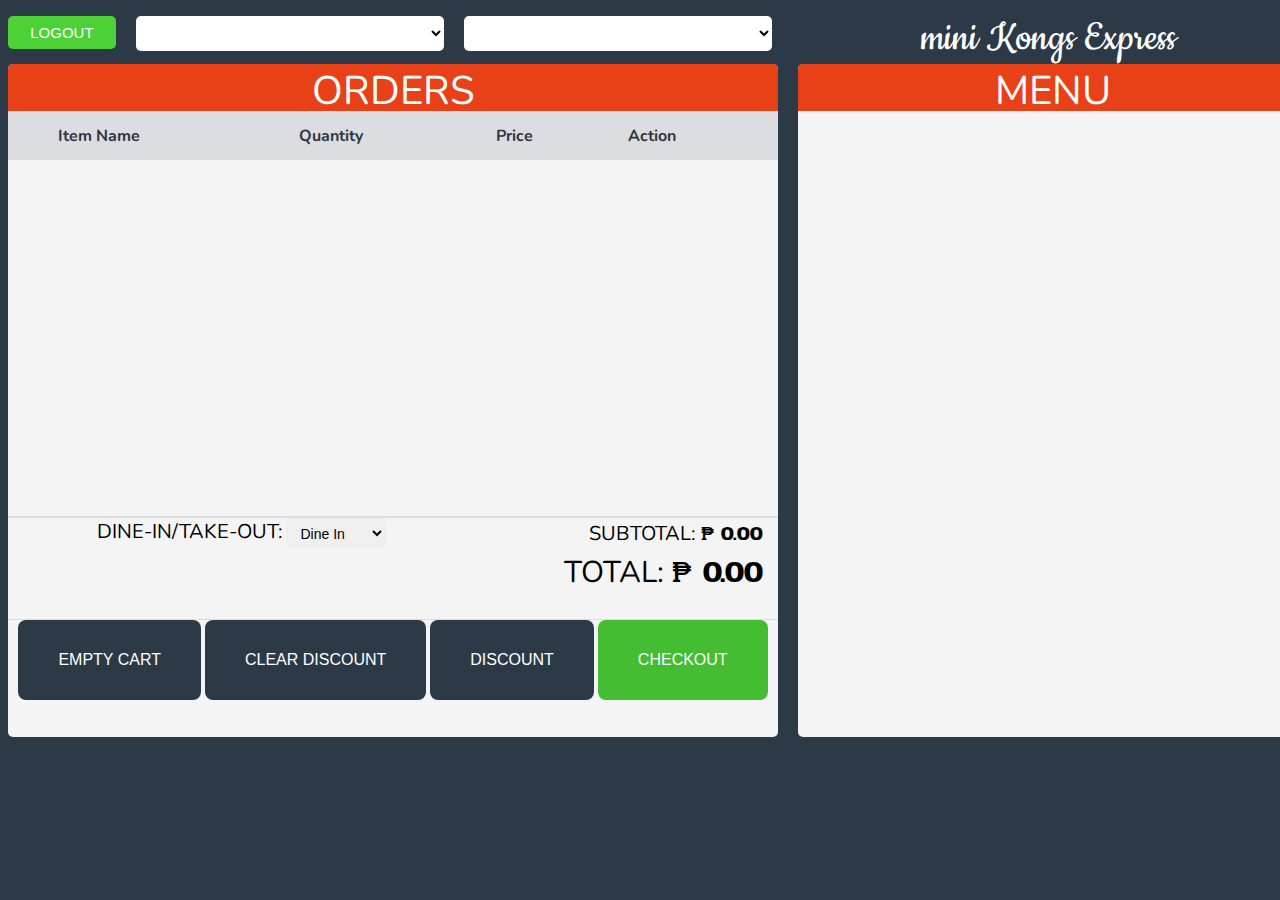
<file: _pos/www/index.html>
<!-- <script type="text/javascript">window.location.assign('../index.php');</script> -->
<!DOCTYPE html>
<html>
<head>
	<meta charset="utf-8">
	<meta name="viewport" content="width=device-width, initial-scale=1.0">
	<link rel="stylesheet" type="text/css" href="../css/style.css">
	<link href="https://fonts.googleapis.com/css?family=Nunito" rel="stylesheet">
  <link href="https://fonts.googleapis.com/css?family=Pridi" rel="stylesheet">
  <link href="https://fonts.googleapis.com/css?family=Cookie" rel="stylesheet">
	<link rel="stylesheet" href="../css/font-awesome-4.7.0/css/font-awesome.css">
  <link rel="stylesheet" type="text/css" href="../css/msc-style.css">
</head>
<body>
  <!-- Modal -->
  <div id="modal-container" style="margin:0; padding: 0;"></div>
  <!-- /Modal -->
	<div class="container">
		<div class="top-container">
      <div class="button_container">
        <form method='post' action="../index.php">
            <a href="#"><input class="logout-btn" type="submit" value="Logout" name="but_logout" id="but_logout"></a>
        </form>
        <!-- <a href="#" class="logout-btn" onclick="logOut()"><i class="fa fa-sign-out"></i><span>Logout</span></a> -->
      </div>
      <div class="search_container">
        <!-- <input type="search" class="search-bar" name="search" placeholder="Search for Menu"> -->
        <select class="select-btn" id="table-type" onchange="getTableNumber()">

        </select>
        <select class="select-btn" id="table-number">

        </select>
      </div>
		</div>
    <div class="top-container2" style="font-family: 'Cookie', cursive;">
      <div class="logo"><p">mini Kongs Express</p></div>
    </div>
		<div class="left-column">
			<section class="top">
				<span>ORDERS</span>
			</section>
			<section class="table" id="table">
        <table id="customers">
          <tr>
            <th></th>
            <th>Item Name</th>
            <th>Quantity</th>
            <th>Price</th>
            <th>Action</th>
          </tr>
          <tbody id="contents"></tbody>
        </table>				
			</section>
			<section class="summary">
				<span class="subtotal">
          <label for="di_to">Dine-In/Take-Out: </label>
          <select class="dito_select" id="di_to" onchange="dito()">
            <option value="Dine-In">Dine In</option>
            <option value="Take-Out">Take Out</option>
          </select>
        </span>
        <span class="subtotal">Subtotal: <span class="value">&#8369; <b id="sub-total">0.00</b></span></span>
				<!-- <span class="tax">Tax: <span class="value">&#8369; 10.61</span></span> -->
				<span class="total"><span id="msg"></span>Total: <span class="value">&#8369; <b id="total">0.00</b></span></span>
			</section>
			<section class="action-buttons">
        <input type="number" name="discount" id="discount" value="0">
        <input type="number" name="total-bill" id="total-bill" value="0">
        <input type="text" name="disc_name" id="disc_name">
        <input type="text" name="disc_num" id="disc_num">
        <input type="text" name="disc_type" id="disc_type">
        <input type="text" name="disc-item-id" id="disc-item-id">
        <center><button class="button" onclick="emptyCart()">EMPTY CART</button><button class="button" onclick="removeDiscount()">CLEAR DISCOUNT</button><a href="#modal-discount"><button class="button">DISCOUNT</button></a><button class="check-out-button" onclick="Confirm()">CHECKOUT</button></center>
			</section>
		</div>
		<div class="right-column">
      <div class="top">
        <span>MENU</span>
      </div>
      <div class="content">
        <input checked="checked" id="tab1" type="radio" name="pct" />
        <input id="tab2" type="radio" name="pct" />
        <input id="tab3" type="radio" name="pct" />
        <input id="tab4" type="radio" name="pct" />
        <input id="tab5" type="radio" name="pct" />
        <input id="tab6" type="radio" name="pct" />
        <input id="tab7" type="radio" name="pct" />
        <input id="tab8" type="radio" name="pct" />
        <input id="tab9" type="radio" name="pct" />
        <input id="tab10" type="radio" name="pct" />
        <input id="tab11" type="radio" name="pct" />
        <input id="tab12" type="radio" name="pct" />
        <input id="tab13" type="radio" name="pct" />
        <input id="tab14" type="radio" name="pct" />
        <input id="tab15" type="radio" name="pct" />
        <input id="tab16" type="radio" name="pct" />
        <input id="tab17" type="radio" name="pct" />
        <input id="tab18" type="radio" name="pct" />
        <input id="tab19" type="radio" name="pct" />
        <nav>
          <ul id="tab-container"></ul>
        </nav>
        <section id="tab-content"></section>
      </div>
      <div class="bottom"></div>
		</div>
	</div>

 <div id="receipt-print" style="display: none;">
  <div id="invoice-POS">
    
    <center id="top">
      <div class="logo"><img src="../assets/kongs.png" width="300" height="200"></div>
      <div class="info"> 
        <h2>MINI KONG'S EXPRESS</h2>
        <h2 class="h2">32 Magsaysay Drive, New Asinan, Olongapo City</h2>
        <h2 class="h2">Vat Reg TIN 008-150-650-000</h2>
      </div><!--End Info-->
    </center><!--End InvoiceTop-->
    
    <div id="mid">
      <div class="info">
        <p> 
            <b>Date:</b>&nbsp;<span id="dateToday"></span></br>
            <!-- <b>Order No:</b>&nbsp;1</br> -->
            <b>Server:</b>&nbsp;Ian</br>
            <b>Table:</b>&nbsp;<span id="table-no"></span></br>
            <b><span id="dto"></span></b>
        </p>
      </div>
    </div><!--End Invoice Mid-->
    
    <div id="bot">
      <center>
          <div id="table">
            <table>
              <tr class="tblheader">
                <th colspan="2">Item</th>
                <th>Qty</th>
                <th>Price</th>
              </tr> 
              <tbody id="receipt-table">
                
              </tbody>
              <tr class="tbltotals">
                <td colspan="4"></td>
              </tr>
              <tr class="tblitems">
                <td colspan="2"></td>
                <td>Subtotal</td>
                <td>₱ <span id="receipt-stotal"></span></td>
              </tr>
<!--               <tr class="tblitems">
                <td colspan="2"></td>
                <td>VAT (12%)</td>
                <td>₱ 120.00</td>
              </tr> -->
              <tr class="tblitems">
                <td colspan="2"></td>
                <td>Total</td>
                <td >₱ <span id="receipt-total"></td>
              </tr>
            </table>
          </div><!--End Table-->
          <div id="legalcopy">
            <p class="legal"><strong>Thank you for coming at Mini Kong's Express! </strong> </br> Please come again! 
            </p>
          </div>
        </center>
        </div><!--End InvoiceBot-->
  </div><!--End Invoice-->  
 </div>
</body>
<script type="text/javascript" src="../js/jquery-3.2.0.min.js"></script>
<script type="text/javascript" src="../js/number_input.js"></script>
<script type="text/javascript" src="../js/alert.js"></script>
<script type="text/javascript" src="../js/msc-script.js"></script>
<script type="text/javascript" src="../js/main-script.js"></script>
</html>
</file>
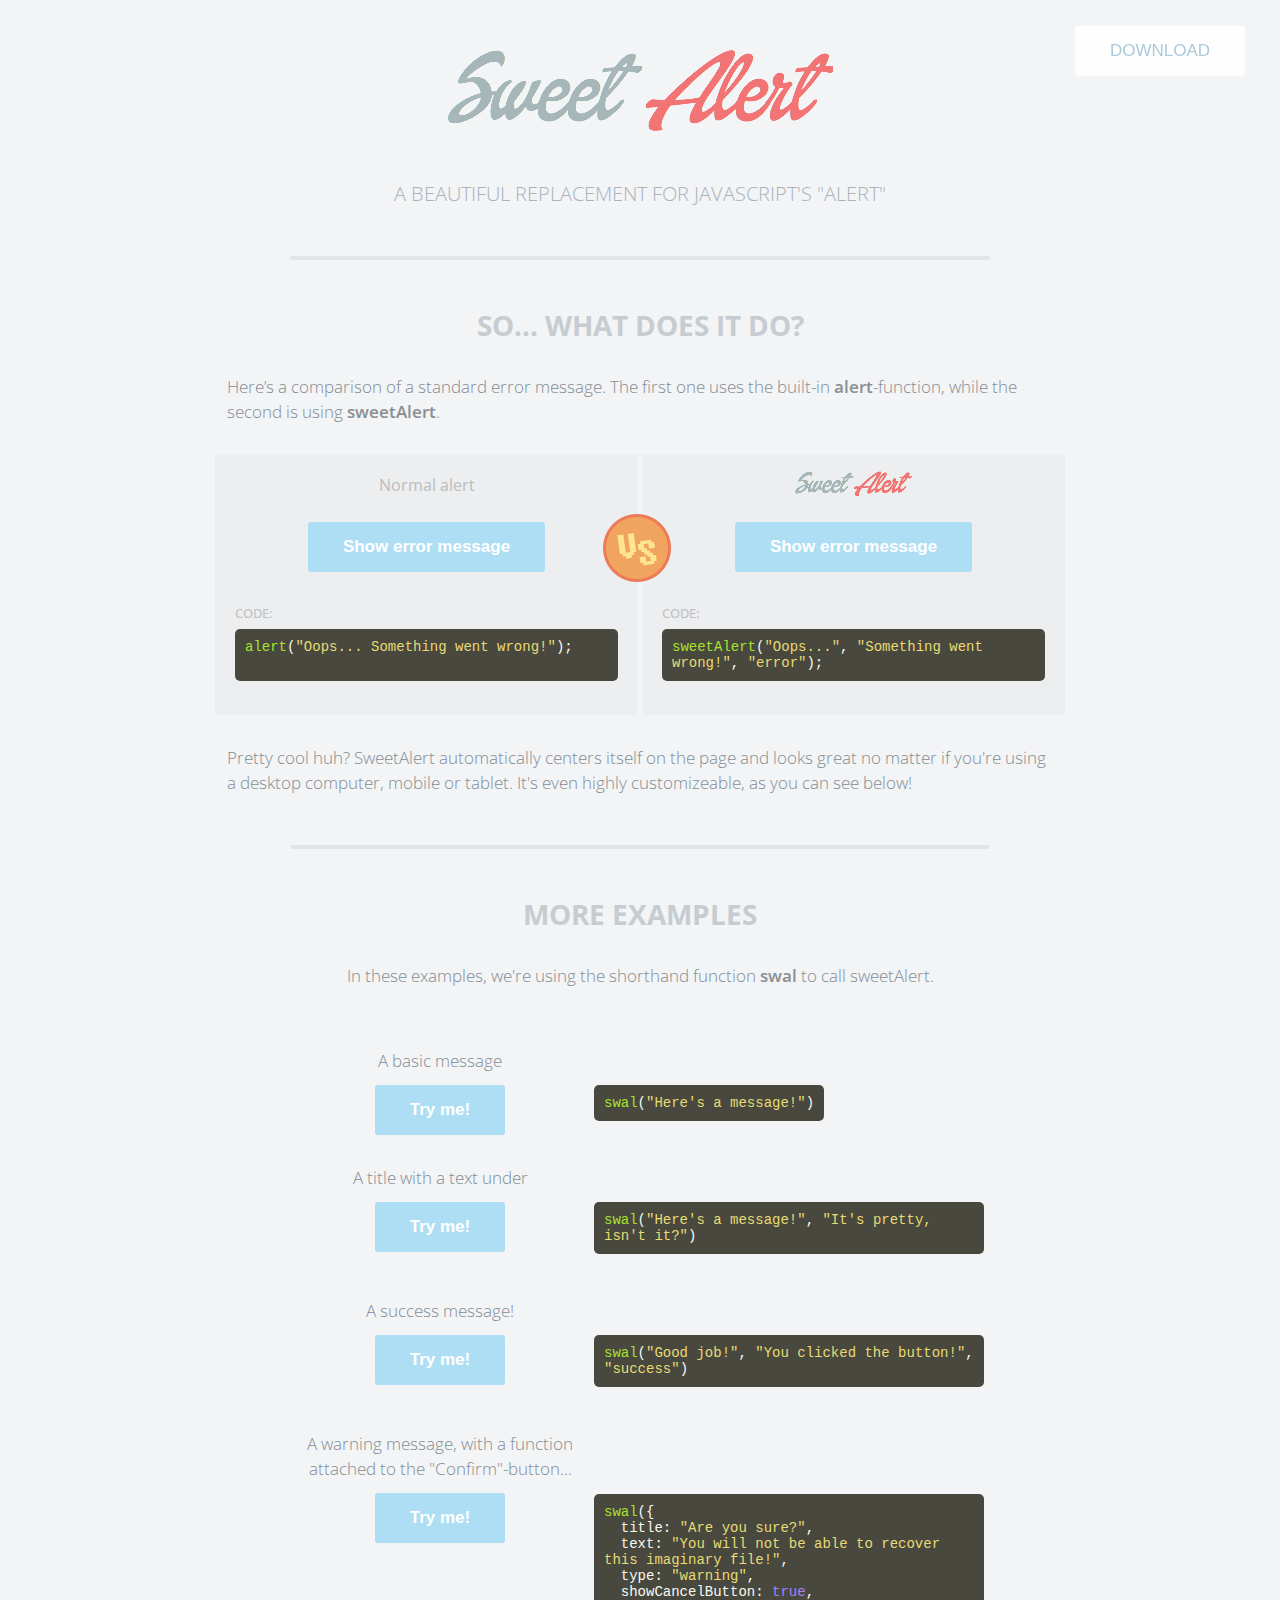
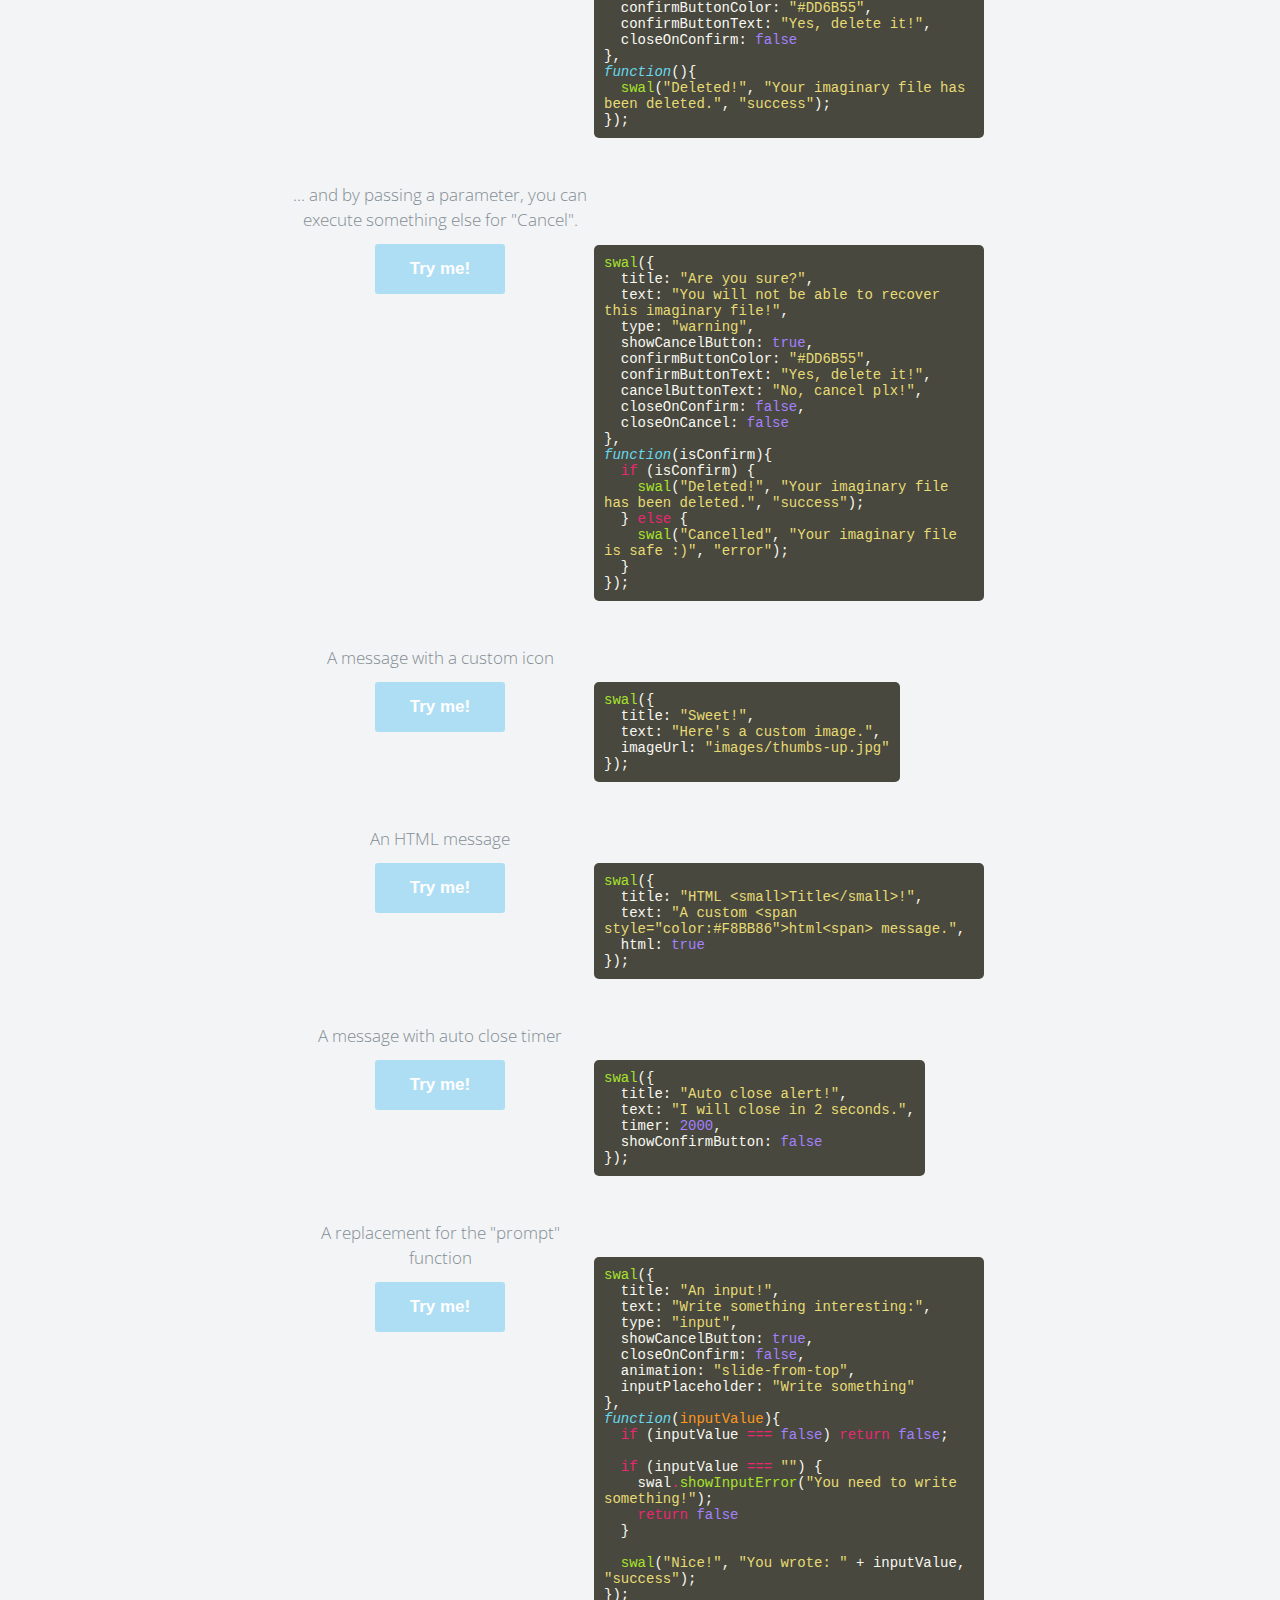
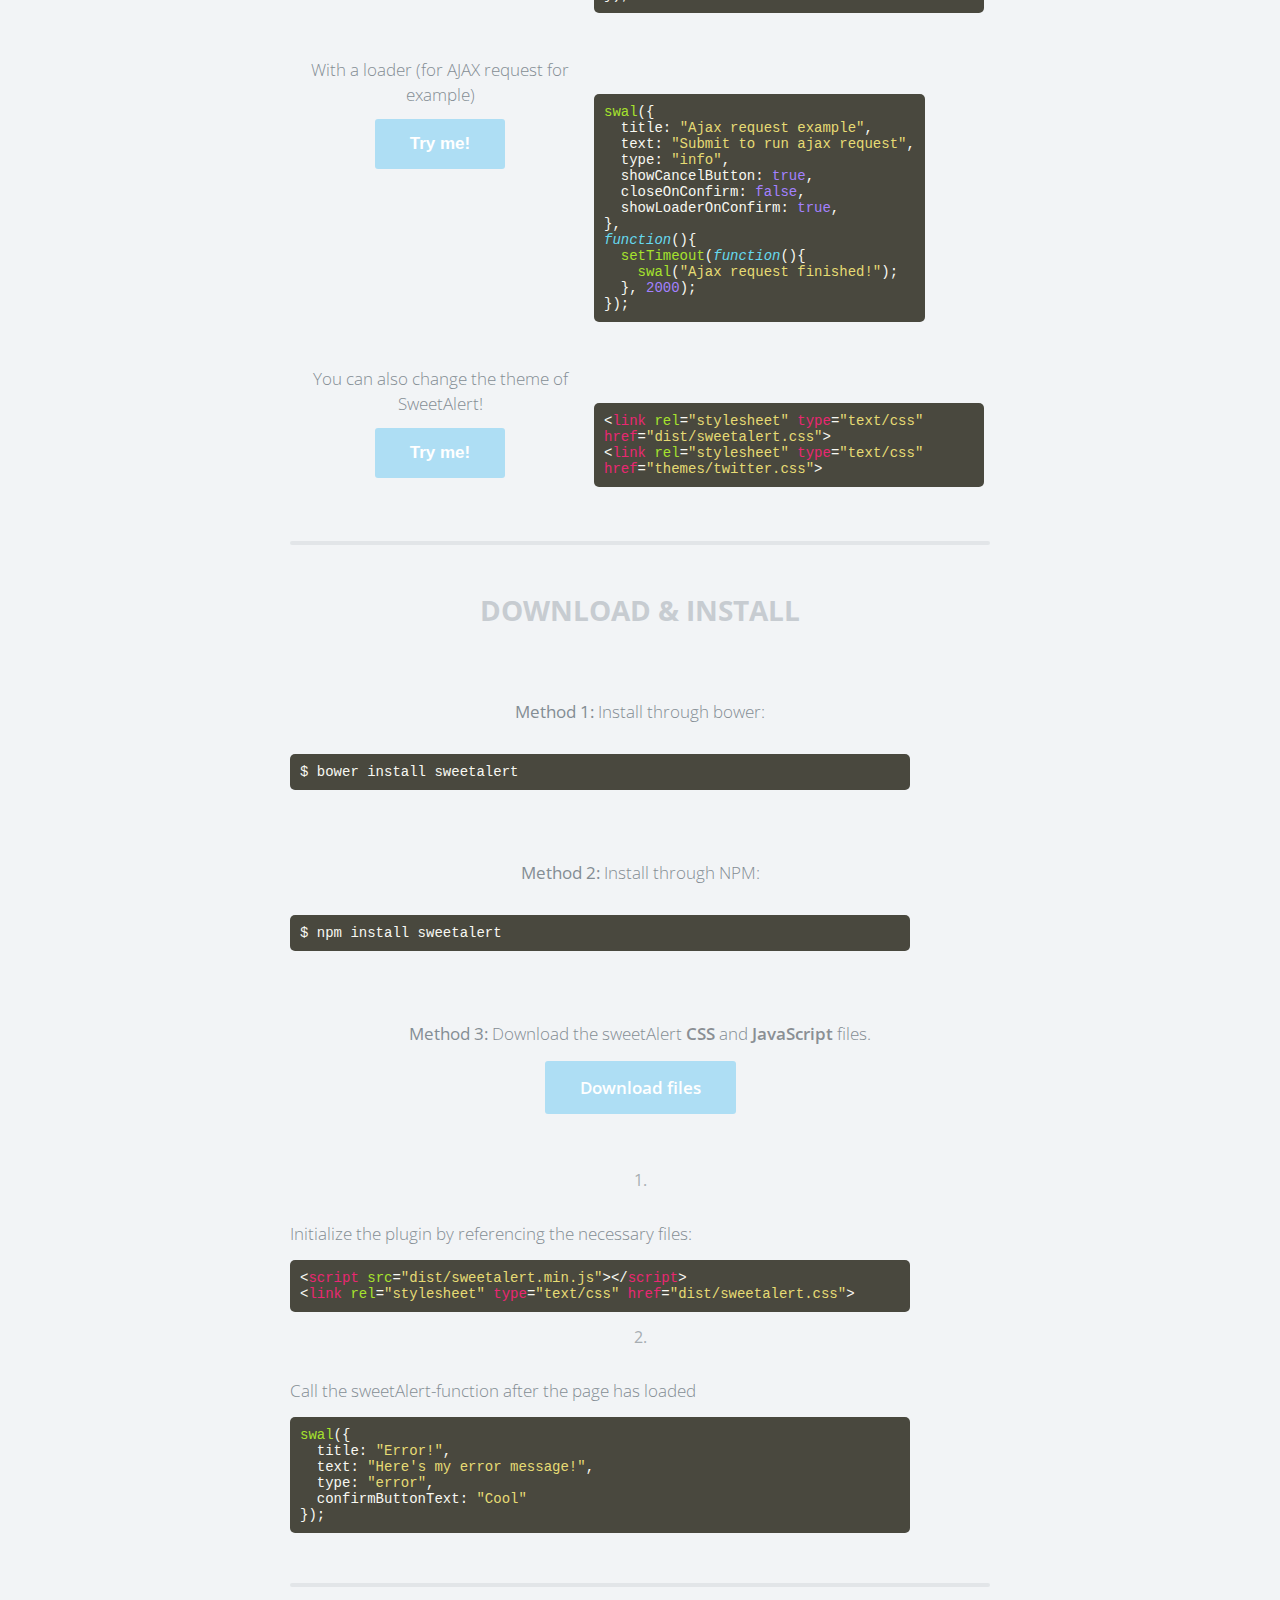
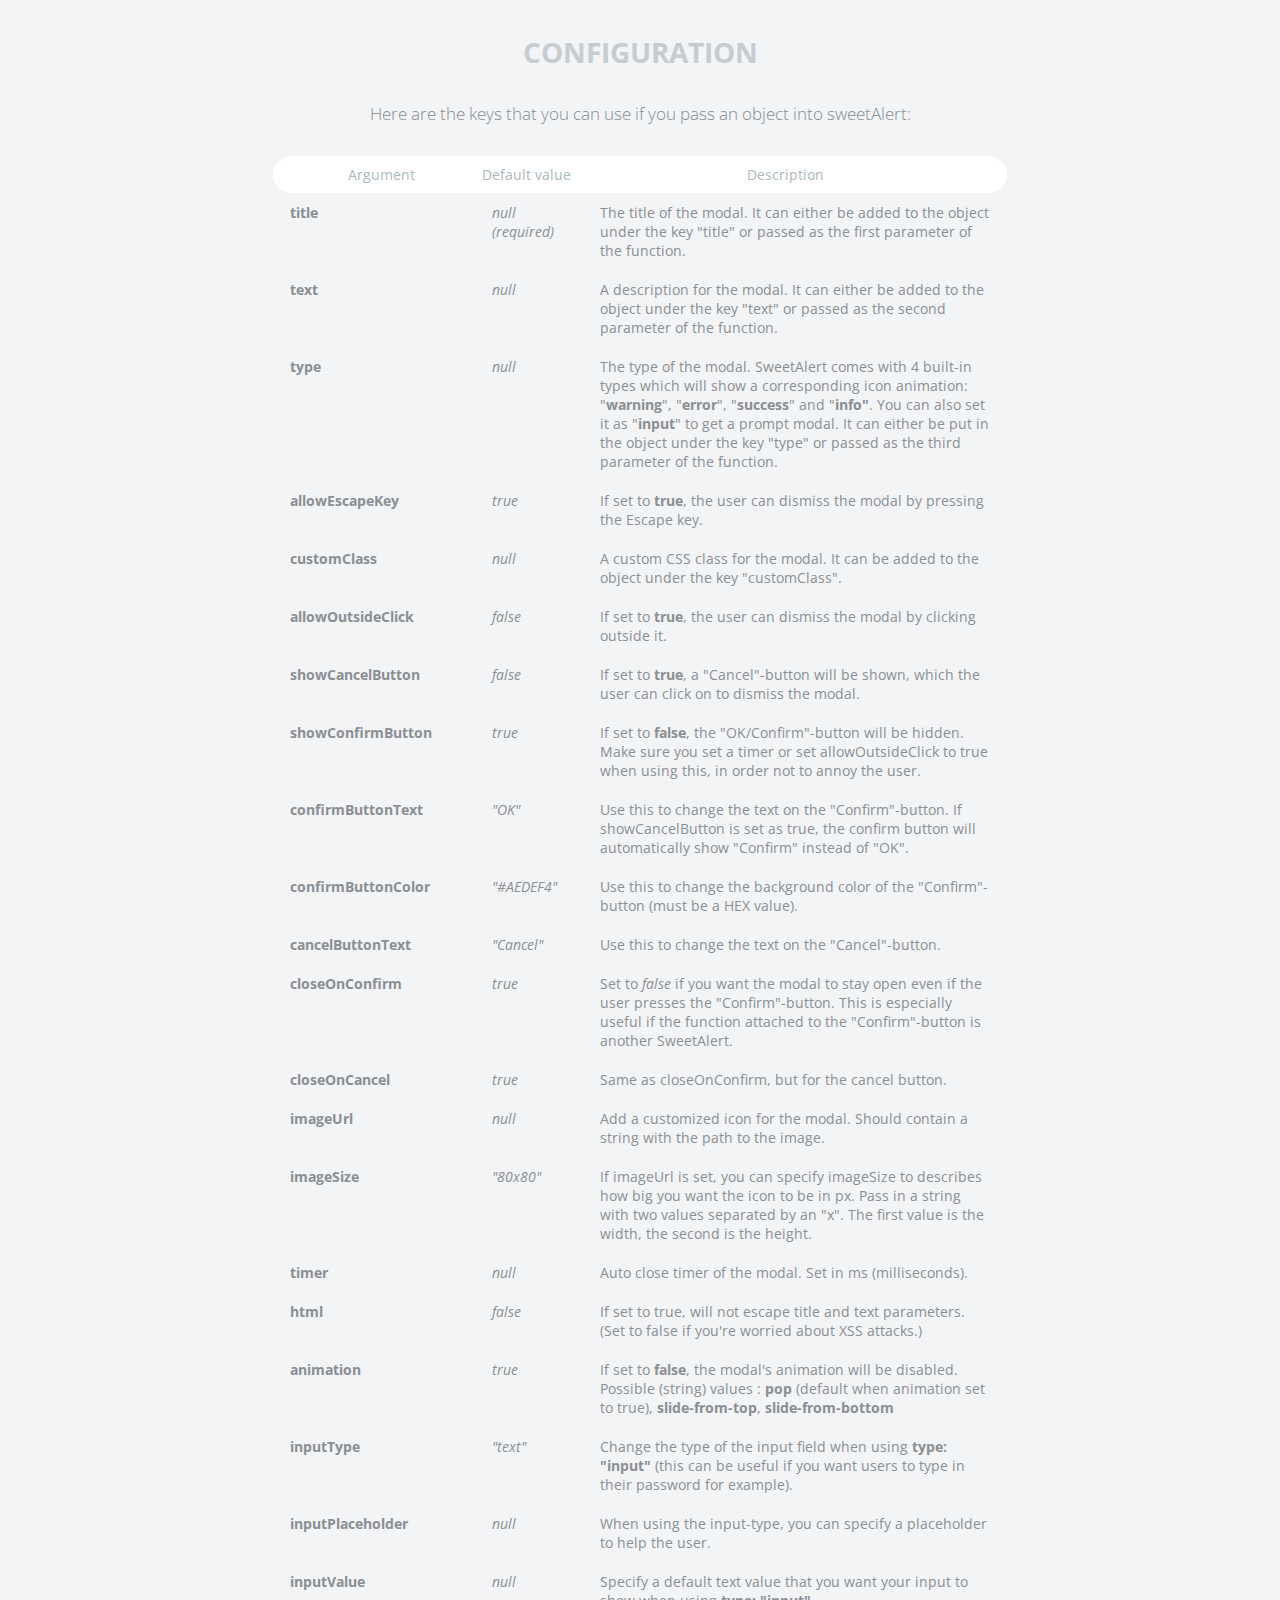
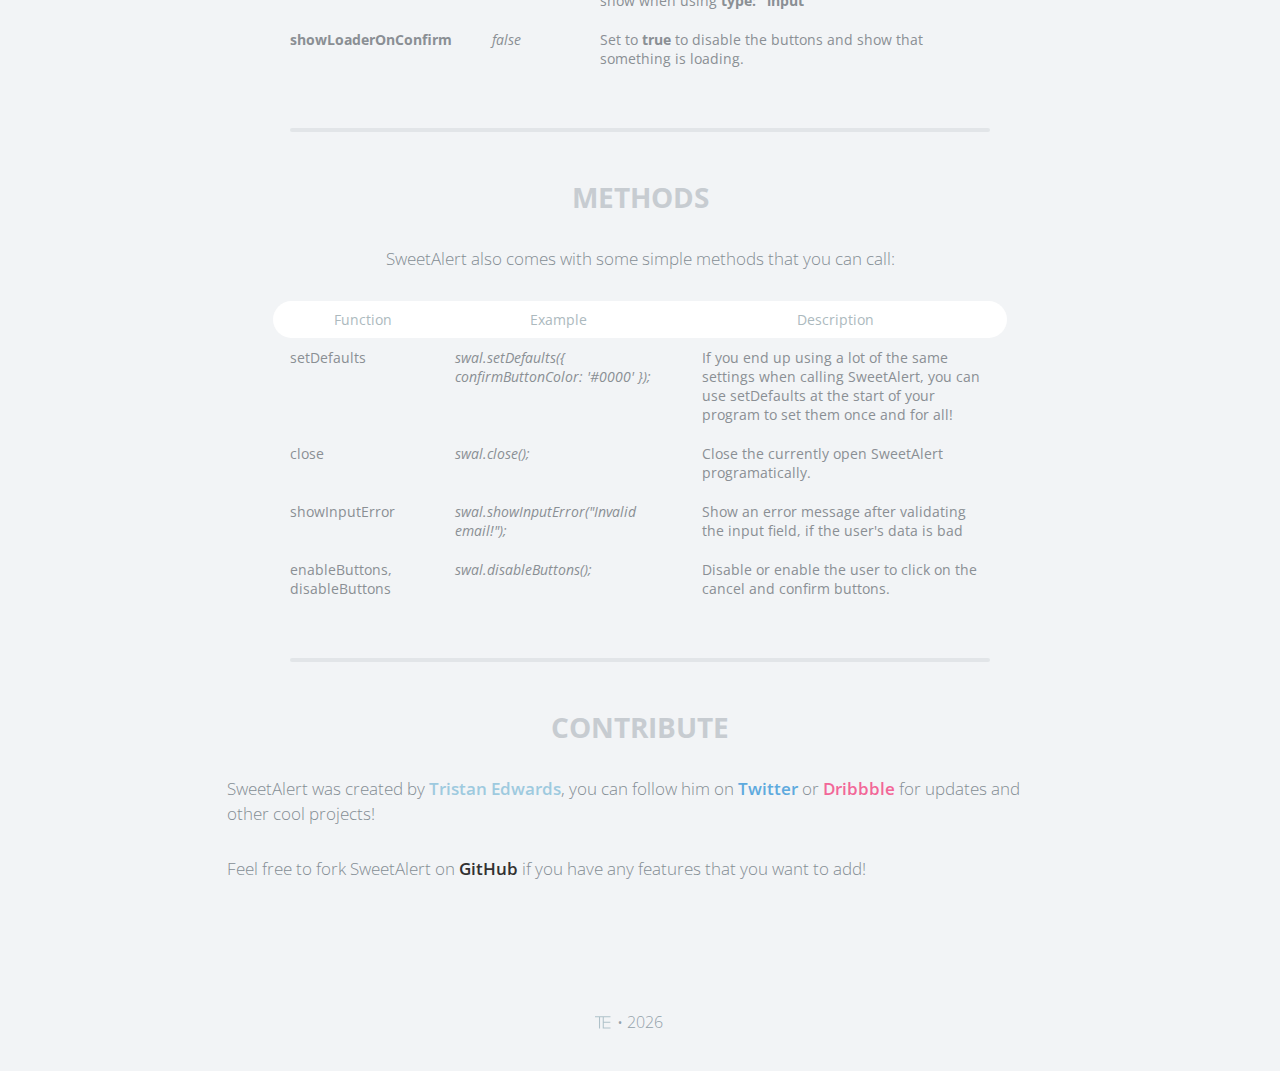
<file: _pos/js/sweetalert-master/index.html>
<!doctype html>

<html>

<head>
  <meta charset="utf-8">
  <meta name="viewport" content="width=device-width, initial-scale=1, maximum-scale=1, user-scalable=0" />
  <title>SweetAlert</title>

  <link rel="stylesheet" href="example/example.css">
  <script src="https://code.jquery.com/jquery-2.1.3.min.js"></script>

  <!-- This is what you need -->
  <script src="dist/sweetalert-dev.js"></script>
  <link rel="stylesheet" href="dist/sweetalert.css">
  <!--.......................-->

</head>

<body>

<h1>Sweet Alert</h1>
<h2>A beautiful replacement for JavaScript's "Alert"</h2>
<button class="download">Download</button>

<!-- What does it do? -->
<h3>So... What does it do?</h3>
<p>Here’s a comparison of a standard error message. The first one uses the built-in <strong>alert</strong>-function, while the second is using <strong>sweetAlert</strong>.</p>

<div class="showcase normal">
	<h4>Normal alert</h4>
	<button>Show error message</button>

	<h5>Code:</h5>
	<pre><span class="attr">alert</span>(<span class="str">"Oops... Something went wrong!"</span>);

	</pre>

	<div class="vs-icon"></div>
</div>

<div class="showcase sweet">
	<h4>Sweet Alert</h4>
	<button>Show error message</button>

	<h5>Code:</h5>
	<pre><span class="attr">sweetAlert</span>(<span class="str">"Oops..."</span>, <span class="str">"Something went wrong!"</span>, <span class="str">"error"</span>);</pre>
</div>

<p>Pretty cool huh? SweetAlert automatically centers itself on the page and looks great no matter if you're using a desktop computer, mobile or tablet. It's even highly customizeable, as you can see below!</p>


<!-- Examples -->
<h3>More examples</h3>

<p class="center">In these examples, we're using the shorthand function <strong>swal</strong> to call sweetAlert.</p>

<ul class="examples">

	<li class="message">
		<div class="ui">
			<p>A basic message</p>
			<button>Try me!</button>
		</div>
		<pre><span class="attr">swal</span>(<span class="str">"Here's a message!"</span>)</pre>
	</li>

	<li class="title-text">
		<div class="ui">
			<p>A title with a text under</p>
			<button>Try me!</button>
		</div>
		<pre><span class="attr">swal</span>(<span class="str">"Here's a message!"</span>, <span class="str">"It's pretty, isn't it?"</span>)</pre>
	</li>

	<li class="success">
		<div class="ui">
			<p>A success message!</p>
			<button>Try me!</button>
		</div>
		<pre><span class="attr">swal</span>(<span class="str">"Good job!"</span>, <span class="str">"You clicked the button!"</span>, <span class="str">"success"</span>)</pre>
	</li>

	<li class="warning confirm">
		<div class="ui">
			<p>A warning message, with a function attached to the "Confirm"-button...</p>
			<button>Try me!</button>
		</div>
		<pre><span class="attr">swal</span>({
&nbsp;&nbsp;title: <span class="str">"Are you sure?"</span>,
&nbsp;&nbsp;text: <span class="str">"You will not be able to recover this imaginary file!"</span>,
&nbsp;&nbsp;type: <span class="str">"warning"</span>,
&nbsp;&nbsp;showCancelButton: <span class="val">true</span>,
&nbsp;&nbsp;confirmButtonColor: <span class="str">"#DD6B55"</span>,
&nbsp;&nbsp;confirmButtonText: <span class="str">"Yes, delete it!"</span>,
&nbsp;&nbsp;closeOnConfirm: <span class="val">false</span>
},
<span class="func"><i>function</i></span>(){
&nbsp;&nbsp;<span class="attr">swal</span>(<span class="str">"Deleted!"</span>, <span class="str">"Your imaginary file has been deleted."</span>, <span class="str">"success"</span>);
});</pre>
	</li>

	<li class="warning cancel">
		<div class="ui">
			<p>... and by passing a parameter, you can execute something else for "Cancel".</p>
			<button>Try me!</button>
		</div>
		<pre><span class="attr">swal</span>({
&nbsp;&nbsp;title: <span class="str">"Are you sure?"</span>,
&nbsp;&nbsp;text: <span class="str">"You will not be able to recover this imaginary file!"</span>,
&nbsp;&nbsp;type: <span class="str">"warning"</span>,
&nbsp;&nbsp;showCancelButton: <span class="val">true</span>,
&nbsp;&nbsp;confirmButtonColor: <span class="str">"#DD6B55"</span>,
&nbsp;&nbsp;confirmButtonText: <span class="str">"Yes, delete it!"</span>,
&nbsp;&nbsp;cancelButtonText: <span class="str">"No, cancel plx!"</span>,
&nbsp;&nbsp;closeOnConfirm: <span class="val">false</span>,
&nbsp;&nbsp;closeOnCancel: <span class="val">false</span>
},
<span class="func"><i>function</i></span>(isConfirm){
&nbsp;&nbsp;<span class="tag">if</span> (isConfirm) {
&nbsp;&nbsp;&nbsp;&nbsp;<span class="attr">swal</span>(<span class="str">"Deleted!"</span>, <span class="str">"Your imaginary file has been deleted."</span>, <span class="str">"success"</span>);
&nbsp;&nbsp;} <span class="tag">else</span> {
	&nbsp;&nbsp;&nbsp;&nbsp;<span class="attr">swal</span>(<span class="str">"Cancelled"</span>, <span class="str">"Your imaginary file is safe :)"</span>, <span class="str">"error"</span>);
&nbsp;&nbsp;}
});</pre>
	</li>

	<li class="custom-icon">
		<div class="ui">
			<p>A message with a custom icon</p>
			<button>Try me!</button>
		</div>
		<pre><span class="attr">swal</span>({
&nbsp;&nbsp;title: <span class="str">"Sweet!"</span>,
&nbsp;&nbsp;text: <span class="str">"Here's a custom image."</span>,
&nbsp;&nbsp;imageUrl: <span class="str">"images/thumbs-up.jpg"</span>
});</pre>
	</li>

	<li class="message-html">
		<div class="ui">
			<p>An HTML message</p>
			<button>Try me!</button>
		</div>
		<pre><span class="attr">swal</span>({
&nbsp;&nbsp;title: <span class="str">"HTML &lt;small&gt;Title&lt;/small&gt;!"</span>,
&nbsp;&nbsp;text: <span class="str">"A custom &lt;span style="color:#F8BB86"&gt;html&lt;span&gt; message."</span>,
&nbsp;&nbsp;html: <span class="val">true</span>
});</pre>
	</li>

	<li class="timer">
		<div class="ui">
			<p>A message with auto close timer</p>
			<button>Try me!</button>
		</div>
		<pre><span class="attr">swal</span>({
&nbsp;&nbsp;title: <span class="str">"Auto close alert!"</span>,
&nbsp;&nbsp;text: <span class="str">"I will close in 2 seconds."</span>,
&nbsp;&nbsp;timer: <span class="val">2000</span>,
&nbsp;&nbsp;showConfirmButton: <span class="val">false</span>
});</pre>
	</li>


	<li class="input">
		<div class="ui">
			<p>A replacement for the "prompt" function</p>
			<button>Try me!</button>
		</div>
		<pre><span class="attr">swal</span>({
&nbsp;&nbsp;title: <span class="str">"An input!"</span>,
&nbsp;&nbsp;text: <span class="str">"Write something interesting:"</span>,
&nbsp;&nbsp;type: <span class="str">"input"</span>,
&nbsp;&nbsp;showCancelButton: <span class="val">true</span>,
&nbsp;&nbsp;closeOnConfirm: <span class="val">false</span>,
&nbsp;&nbsp;animation: <span class="str">"slide-from-top"</span>,
&nbsp;&nbsp;inputPlaceholder: <span class="str">"Write something"</span>
},
<span class="func"><i>function</i></span>(<span class="arg">inputValue</span>){
&nbsp;&nbsp;<span class="tag">if</span> (inputValue <span class="tag">===</span> <span class="val">false</span>) <span class="tag">return</span> <span class="val">false</span>;
&nbsp;&nbsp;
&nbsp;&nbsp;<span class="tag">if</span> (inputValue <span class="tag">===</span> <span class="str">""</span>) {
&nbsp;&nbsp;&nbsp;&nbsp;swal<span class="tag">.</span><span class="attr">showInputError</span>(<span class="str">"You need to write something!"</span>);
&nbsp;&nbsp;&nbsp;&nbsp;<span class="tag">return</span> <span class="val">false</span>
&nbsp;&nbsp;}
&nbsp;&nbsp;
&nbsp;&nbsp;<span class="attr">swal</span>(<span class="str">"Nice!"</span>, <span class="str">"You wrote: "</span> + inputValue, <span class="str">"success"</span>);
});</pre>
	</li>

  <li class="ajax">
    <div class="ui">
			<p>With a loader (for AJAX request for example)</p>
			<button>Try me!</button>
		</div>
		<pre><span class="attr">swal</span>({
&nbsp;&nbsp;title: <span class="str">"Ajax request example"</span>,
&nbsp;&nbsp;text: <span class="str">"Submit to run ajax request"</span>,
&nbsp;&nbsp;type: <span class="str">"info"</span>,
&nbsp;&nbsp;showCancelButton: <span class="val">true</span>,
&nbsp;&nbsp;closeOnConfirm: <span class="val">false</span>,
&nbsp;&nbsp;showLoaderOnConfirm: <span class="val">true</span>,
},
<span class="func"><i>function</i></span>(){
&nbsp;&nbsp;<span class="attr">setTimeout</span>(<span class="func"><i>function</i></span>(){
&nbsp;&nbsp;&nbsp;&nbsp;<span class="attr">swal</span>(<span class="str">"Ajax request finished!"</span>);
&nbsp;&nbsp;}, <span class="val">2000</span>);
});</pre>
	</li>

	<li class="theme">
		<div class="ui">
			<p>You can also change the theme of SweetAlert!</p>
			<button>Try me!</button>
		</div>
		<pre>&lt;<span class="tag">link</span> <span class="attr">rel</span>=<span class="str">"stylesheet"</span> <span class="tag">type</span>=<span class="str">"text/css"</span> <span class="tag">href</span>=<span class="str">"dist/sweetalert.css"</span>&gt;
			&lt;<span class="tag">link</span> <span class="attr">rel</span>=<span class="str">"stylesheet"</span> <span class="tag">type</span>=<span class="str">"text/css"</span> <span class="tag">href</span>=<span class="str">"themes/twitter.css"</span>&gt;</pre>
	</li>

</ul>


<!-- Download & Install -->
<h3 id="download-section">Download & install</h3>

<div class="center-container">
	<p class="center"><b>Method 1:</b> Install through bower:</p>
	<pre class="center">$ bower install sweetalert</pre>
</div>

<div class="center-container">
	<p class="center"><b>Method 2:</b> Install through NPM:</p>
	<pre class="center">$ npm install sweetalert</pre>
</div>

<p class="center"><b>Method 3:</b> Download the sweetAlert <strong>CSS</strong> and <strong>JavaScript</strong> files.</p>

<a class="button" href="https://github.com/t4t5/sweetalert/archive/master.zip" download>Download files</a>

<ol>
	<li>
		<p>Initialize the plugin by referencing the necessary files:</p>
		<pre>&lt;<span class="tag">script</span> <span class="attr">src</span>=<span class="str">"dist/sweetalert.min.js"</span>&gt;&lt;/<span class="tag">script</span>&gt;
&lt;<span class="tag">link</span> <span class="attr">rel</span>=<span class="str">"stylesheet"</span> <span class="tag">type</span>=<span class="str">"text/css"</span> <span class="tag">href</span>=<span class="str">"dist/sweetalert.css"</span>&gt;</pre>
	</li>

	<li>
		<p>Call the sweetAlert-function after the page has loaded</p>
		<pre><span class="attr">swal</span>({
&nbsp;&nbsp;title: <span class="str">"Error!"</span>,
&nbsp;&nbsp;text: <span class="str">"Here's my error message!"</span>,
&nbsp;&nbsp;type: <span class="str">"error"</span>,
&nbsp;&nbsp;confirmButtonText: <span class="str">"Cool"</span>
});
</pre>
	</li>
</ol>



<!-- Configuration -->
<h3>Configuration</h3>

<p class="center">Here are the keys that you can use if you pass an object into sweetAlert:</p>

<table>
	<tr class="titles">
		<th>
			<div class="border-left"></div>
			Argument
		</th>
		<th>Default value</th>
		<th>
			<div class="border-right"></div>
			Description
		</th>
	</tr>
	<tr>
		<td><b>title</b></td>
		<td><i>null (required)</i></td>
		<td>The title of the modal. It can either be added to the object under the key "title" or passed as the first parameter of the function.</td>
	</tr>
	<tr>
		<td><b>text</b></td>
		<td><i>null</i></td>
		<td>A description for the modal. It can either be added to the object under the key "text" or passed as the second parameter of the function.</td>
	</tr>
	<tr>
		<td><b>type</b></td>
		<td><i>null</i></td>
		<td>The type of the modal. SweetAlert comes with 4 built-in types which will show a corresponding icon animation: "<strong>warning</strong>", "<strong>error</strong>", "<strong>success</strong>" and "<strong>info"</strong>. You can also set it as "<strong>input</strong>" to get a prompt modal. It can either be put in the object under the key "type" or passed as the third parameter of the function.</td>
	</tr>
    <tr>
      <td><b>allowEscapeKey</b></td>
      <td><i>true</i></td>
      <td>If set to <strong>true</strong>, the user can dismiss the modal by pressing the Escape key.</td>
    </tr>
	<tr>
		<td><b>customClass</b></td>
		<td><i>null</i></td>
		<td>A custom CSS class for the modal. It can be added to the object under the key "customClass".</td>
	</tr>
	<tr>
		<td><b>allowOutsideClick</b></td>
		<td><i>false</i></td>
		<td>If set to <strong>true</strong>, the user can dismiss the modal by clicking outside it.</td>
	</tr>
	<tr>
		<td><b>showCancelButton</b></td>
		<td><i>false</i></td>
		<td>If set to <strong>true</strong>, a "Cancel"-button will be shown, which the user can click on to dismiss the modal.</td>
	</tr>
	<tr>
		<td><b>showConfirmButton</b></td>
		<td><i>true</i></td>
		<td>If set to <strong>false</strong>, the "OK/Confirm"-button will be hidden. Make sure you set a timer or set allowOutsideClick to true when using this, in order not to annoy the user.</td>
	</tr>
	<tr>
		<td><b>confirmButtonText</b></td>
		<td><i>"OK"</i></td>
		<td>Use this to change the text on the "Confirm"-button. If showCancelButton is set as true, the confirm button will automatically show "Confirm" instead of "OK".</td>
	</tr>
	<tr>
		<td><b>confirmButtonColor</b></td>
		<td><i>"#AEDEF4"</i></td>
		<td>Use this to change the background color of the "Confirm"-button (must be a HEX value).</td>
	</tr>
	<tr>
		<td><b>cancelButtonText</b></td>
		<td><i>"Cancel"</i></td>
		<td>Use this to change the text on the "Cancel"-button.</td>
	</tr>
	<tr>
		<td><b>closeOnConfirm</b></td>
		<td><i>true</i></td>
		<td>Set to <i>false</i> if you want the modal to stay open even if the user presses the "Confirm"-button. This is especially useful if the function attached to the "Confirm"-button is another SweetAlert.</td>
	</tr>
	<tr>
		<td><b>closeOnCancel</b></td>
		<td><i>true</i></td>
		<td>Same as closeOnConfirm, but for the cancel button.</td>
	</tr>
	<tr>
		<td><b>imageUrl</b></td>
		<td><i>null</i></td>
		<td>Add a customized icon for the modal. Should contain a string with the path to the image.</td>
	</tr>
	<tr>
		<td><b>imageSize</b></td>
		<td><i>"80x80"</i></td>
		<td>If imageUrl is set, you can specify imageSize to describes how big you want the icon to be in px. Pass in a string with two values separated by an "x". The first value is the width, the second is the height.</td>
	</tr>
	<tr>
		<td><b>timer</b></td>
		<td><i>null</i></td>
		<td>Auto close timer of the modal. Set in ms (milliseconds).</td>
	</tr>
	<tr>
		<td><b>html</b></td>
		<td><i>false</i></td>
		<td>If set to true, will not escape title and text parameters. (Set to false if you're worried about XSS attacks.)</td>
	</tr>
	<tr>
		<td><b>animation</b></td>
		<td><i>true</i></td>
		<td>If set to <strong>false</strong>, the modal's animation will be disabled. Possible (string) values : <strong>pop</strong> (default when animation set to true), <strong>slide-from-top</strong>, <strong>slide-from-bottom</strong></td>
	</tr>
	<tr>
		<td><b>inputType</b></td>
		<td><i>"text"</i></td>
		<td>Change the type of the input field when using <strong>type: "input"</strong> (this can be useful if you want users to type in their password for example).</td>
	</tr>
	<tr>
		<td><b>inputPlaceholder</b></td>
		<td><i>null</i></td>
		<td>When using the input-type, you can specify a placeholder to help the user.</td>
	</tr>
	<tr>
		<td><b>inputValue</b></td>
		<td><i>null</i></td>
		<td>Specify a default text value that you want your input to show when using <strong>type: "input"</strong></td>
	</tr>
	<tr>
		<td><b>showLoaderOnConfirm</b></td>
		<td><i>false</i></td>
    <td>Set to <strong>true</strong> to disable the buttons and show that something is loading.</td>
	</tr>
</table>


<!-- Methods -->
<h3>Methods</h3>

<p class="center">SweetAlert also comes with some simple methods that you can call:</p>

<table>
	<tr class="titles">
		<th>
			<div class="border-left"></div>
			Function
		</th>
		<th>Example</th>
		<th>
			<div class="border-right"></div>
			Description
		</th>
	</tr>
	<tr>
		<td>setDefaults</td>
		<td><i>swal.setDefaults({ confirmButtonColor: '#0000' });</i></td>
		<td>If you end up using a lot of the same settings when calling SweetAlert, you can use setDefaults at the start of your program to set them once and for all!</td>
	</tr>
	<tr>
		<td>close</td>
		<td><i>swal.close();</i></td>
		<td>Close the currently open SweetAlert programatically.</td>
	</tr>
	<tr>
		<td>showInputError</td>
		<td><i>swal.showInputError("Invalid email!");</i></td>
		<td>Show an error message after validating the input field, if the user's data is bad</td>
	</tr>
	<tr>
		<td>enableButtons, disableButtons</td>
		<td><i>swal.disableButtons();</i></td>
		<td>Disable or enable the user to click on the cancel and confirm buttons.</td>
	</tr>
</table>



<!-- Contribute -->
<h3>Contribute</h3>
<p>SweetAlert was created by <a href="http://tristanedwards.me" target="_blank">Tristan Edwards</a>, you can follow him on <a href="https://twitter.com/t4t5" target="_blank" class="twitter">Twitter</a> or <a href="https://dribbble.com/tristanedwards" target="_blank" class="dribbble">Dribbble</a> for updates and other cool projects!</p>
<p>Feel free to fork SweetAlert on <a href="https://github.com/t4t5/sweetalert" class="github">GitHub</a> if you have any features that you want to add!</p>


<footer>
	<span class="te-logo">TE</span> • <script>document.write(new Date().getFullYear())</script>
</footer>


<script>

document.querySelector('button.download').onclick = function(){
	$("html, body").animate({ scrollTop: $("#download-section").offset().top }, 1000);
};

document.querySelector('.showcase.normal button').onclick = function(){
	alert("Oops... Something went wrong!");
};

document.querySelector('.showcase.sweet button').onclick = function(){
	swal("Oops...", "Something went wrong!", "error");
};

document.querySelector('ul.examples li.message button').onclick = function(){
	swal("Here's a message!");
};

document.querySelector('ul.examples li.timer button').onclick = function(){
	swal({
		title: "Auto close alert!",
		text: "I will close in 2 seconds.",
		timer: 2000,
		showConfirmButton: false
	});
};

document.querySelector('ul.examples li.title-text button').onclick = function(){
	swal("Here's a message!", "It's pretty, isn't it?");
};

document.querySelector('ul.examples li.success button').onclick = function(){
	swal("Good job!", "You clicked the button!", "success");
};

document.querySelector('ul.examples li.warning.confirm button').onclick = function(){
	swal({
		title: "Are you sure?",
		text: "You will not be able to recover this imaginary file!",
		type: "warning",
		showCancelButton: true,
		confirmButtonColor: '#DD6B55',
		confirmButtonText: 'Yes, delete it!',
		closeOnConfirm: false
	},
	function(){
		swal("Deleted!", "Your imaginary file has been deleted!", "success");
	});
};

document.querySelector('ul.examples li.warning.cancel button').onclick = function(){
	swal({
		title: "Are you sure?",
		text: "You will not be able to recover this imaginary file!",
		type: "warning",
		showCancelButton: true,
		confirmButtonColor: '#DD6B55',
		confirmButtonText: 'Yes, delete it!',
		cancelButtonText: "No, cancel plx!",
		closeOnConfirm: false,
		closeOnCancel: false
	},
	function(isConfirm){
    if (isConfirm){
      swal("Deleted!", "Your imaginary file has been deleted!", "success");
    } else {
      swal("Cancelled", "Your imaginary file is safe :)", "error");
    }
	});
};

document.querySelector('ul.examples li.custom-icon button').onclick = function(){
	swal({
		title: "Sweet!",
		text: "Here's a custom image.",
		imageUrl: 'example/images/thumbs-up.jpg'
	});
};

document.querySelector('ul.examples li.message-html button').onclick = function(){
	swal({
		title: "HTML <small>Title</small>!",
		text: 'A custom <span style="color:#F8BB86">html</span> message.',
		html: true
	});
};

document.querySelector('ul.examples li.input button').onclick = function(){
	swal({
		title: "An input!",
		text: 'Write something interesting:',
		type: 'input',
		showCancelButton: true,
		closeOnConfirm: false,
		animation: "slide-from-top",
		inputPlaceholder: "Write something",
	},
	function(inputValue){
		if (inputValue === false) return false;

		if (inputValue === "") {
			swal.showInputError("You need to write something!");
			return false;
		}
    
		swal("Nice!", 'You wrote: ' + inputValue, "success");

	});
};

document.querySelector('ul.examples li.theme button').onclick = function() {
	swal({
		title: "Themes!",
		text: "Here's the Twitter theme for SweetAlert!",
		confirmButtonText: "Cool!",
		customClass: 'twitter'
	});
};

document.querySelector('ul.examples li.ajax button').onclick = function() {
  swal({
    title: 'Ajax request example',
    text: 'Submit to run ajax request',
    type: 'info',
    showCancelButton: true,
    closeOnConfirm: false,
    showLoaderOnConfirm: true,
  }, function(){
    setTimeout(function() {
      swal('Ajax request finished!');
    }, 2000);
  });
};

</script>



</body>

</html>
</file>
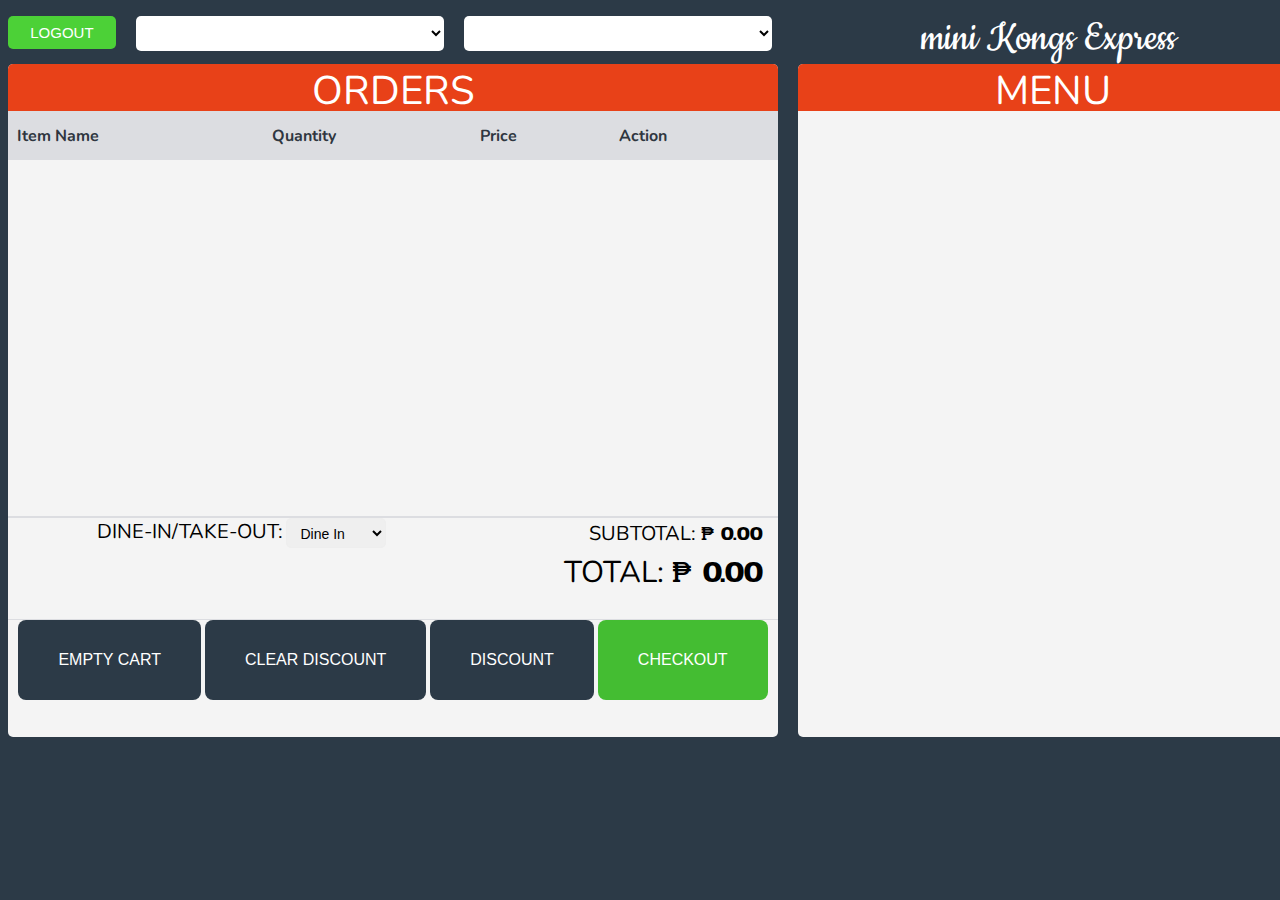
<file: _pos/www/index - orig.html>
<!-- <script type="text/javascript">window.location.assign('../index.php');</script> -->
<!DOCTYPE html>
<html>
<head>
	<meta charset="utf-8">
	<meta name="viewport" content="width=device-width, initial-scale=1.0">
	<link rel="stylesheet" type="text/css" href="../css/style.css">
	<link href="https://fonts.googleapis.com/css?family=Nunito" rel="stylesheet">
  <link href="https://fonts.googleapis.com/css?family=Pridi" rel="stylesheet">
  <link href="https://fonts.googleapis.com/css?family=Cookie" rel="stylesheet">
	<link rel="stylesheet" href="../css/font-awesome-4.7.0/css/font-awesome.css">
  <link rel="stylesheet" type="text/css" href="../css/msc-style.css">
</head>
<body>
  <!-- Modal -->
  <div id="modal-container" style="margin:0; padding: 0;"></div>
  <!-- /Modal -->
	<div class="container">
		<div class="top-container">
      <div class="button_container">
        <form method='post' action="../index.php">
            <a href="#"><input class="logout-btn" type="submit" value="Logout" name="but_logout" id="but_logout"></a>
        </form>
        <!-- <a href="#" class="logout-btn" onclick="logOut()"><i class="fa fa-sign-out"></i><span>Logout</span></a> -->
      </div>
      <div class="search_container">
        <!-- <input type="search" class="search-bar" name="search" placeholder="Search for Menu"> -->
        <select class="select-btn" id="table-type" onchange="getTableNumber()">

        </select>
        <select class="select-btn" id="table-number">

        </select>
      </div>
		</div>
    <div class="top-container2" style="font-family: 'Cookie', cursive;">
      <div class="logo"><p">mini Kongs Express</p></div>
    </div>
		<div class="left-column">
			<section class="top">
				<span>ORDERS</span>
			</section>
			<section class="table" id="table">
        <table id="customers">
          <tr>
            <th>Item Name</th>
            <th>Quantity</th>
            <th>Price</th>
            <th>Action</th>
          </tr>
          <tbody id="contents"></tbody>
        </table>				
			</section>
			<section class="summary">
				<span class="subtotal">
          <label for="di_to">Dine-In/Take-Out: </label>
          <select class="dito_select" id="di_to" onchange="dito()">
            <option value="Dine-In">Dine In</option>
            <option value="Take-Out">Take Out</option>
          </select>
        </span>
        <span class="subtotal">Subtotal: <span class="value">&#8369; <b id="sub-total">0.00</b></span></span>
				<!-- <span class="tax">Tax: <span class="value">&#8369; 10.61</span></span> -->
				<span class="total"><span id="msg"></span>Total: <span class="value">&#8369; <b id="total">0.00</b></span></span>
			</section>
			<section class="action-buttons">
        <input type="number" name="discount" id="discount" value="0">
        <input type="number" name="total-bill" id="total-bill" value="0">
        <input type="text" name="disc_name" id="disc_name">
        <input type="text" name="disc_num" id="disc_num">
        <input type="text" name="disc_type" id="disc_type">
        <center><button class="button" onclick="emptyCart()">EMPTY CART</button><button class="button" onclick="removeDiscount()">CLEAR DISCOUNT</button><a href="#modal-discount"><button class="button">DISCOUNT</button></a><button class="check-out-button" onclick="Confirm()">CHECKOUT</button></center>
			</section>
		</div>
		<div class="right-column">
      <div class="top">
        <span>MENU</span>
      </div>
      <div class="content">
        <input checked="checked" id="tab1" type="radio" name="pct" />
        <input id="tab2" type="radio" name="pct" />
        <input id="tab3" type="radio" name="pct" />
        <input id="tab4" type="radio" name="pct" />
        <input id="tab5" type="radio" name="pct" />
        <input id="tab6" type="radio" name="pct" />
        <input id="tab7" type="radio" name="pct" />
        <input id="tab8" type="radio" name="pct" />
        <input id="tab9" type="radio" name="pct" />
        <input id="tab10" type="radio" name="pct" />
        <input id="tab11" type="radio" name="pct" />
        <input id="tab12" type="radio" name="pct" />
        <input id="tab13" type="radio" name="pct" />
        <input id="tab14" type="radio" name="pct" />
        <input id="tab15" type="radio" name="pct" />
        <input id="tab16" type="radio" name="pct" />
        <input id="tab17" type="radio" name="pct" />
        <input id="tab18" type="radio" name="pct" />
        <input id="tab19" type="radio" name="pct" />
        <nav>
          <ul id="tab-container"></ul>
        </nav>
        <section id="tab-content"></section>
      </div>
      <div class="bottom"></div>
		</div>
	</div>
</body>
<script type="text/javascript" src="../js/jquery-3.2.0.min.js"></script>
<script type="text/javascript" src="../js/number_input.js"></script>
<script type="text/javascript" src="../js/alert.js"></script>
<script type="text/javascript" src="../js/msc-script.js"></script>
<script type="text/javascript">
  var myUrl = 'http://localhost';
  var items = [];
  var modals = [];
  var currCount = 0;
  document.getElementById('total-bill').style.display='none';
  document.getElementById('discount').style.display='none';
  document.getElementById('disc_name').style.display='none';
  document.getElementById('disc_type').style.display='none';
  document.getElementById('disc_num').style.display='none';
  var action = 'Dine-In';
  function getCount() {
    $.getJSON(myUrl + '/_pos/api/index.php?action=getProductCount', function(i){
      currCount = i;
      // console.log(i[0].productCount);
    });
    setTimeout('getCount()',1000);
  }
  getCount();
  function getCategory() {
    var longStr = '';
    var longStr2 = '';
    $.getJSON(myUrl + '/_pos/api/index.php?action=getAllCategory', function(data){
      for (var i = 0; i < data.length; i++) {
        console.log(data);
        let xx = parseInt(i) + 1;
        longStr += '<li class="tab' + (xx) + '"><label for="tab' + (i+1) + '">' + data[i].fldcategory + '</label></li>';
        longStr2 += '<div class="item_container tab' + (i+1) + '" id="item_container' + (i+1) + '"></div>'
        getCategoryItems(data[i].fldcategory);
      }
      document.getElementById('tab-container').innerHTML = longStr;
      document.getElementById('tab-content').innerHTML = longStr2;
      // setTimeout(function(){getCategory()},1000);
    });
  }
  
  function getCategoryItems(category) {
    var itemlist = '';
    var value = 1;
    var max = 0;
    $.getJSON(myUrl + '/_pos/api/index.php?action=getItemByCategory&category=' + category, function(data){
      for (var i = 0; i < data.length; i++) {
        console.log(data);
        max = data[i].fldFoodQty;
        if (max<=0) {
          value = 0;
        } else {
          value = 1;
        }
        var background = "'data:image-jpg;base64," + data[i].fldImg + "'";
        modals.push("<div class='modal' id='modal-"+ data[i].fldCategory + (i+1) +"' aria-hidden='true'><div class='modal-dialog'><div class='modal-header'>"+data[i].fldFoodname+ " - &#8369; " + data[i].fldPrice +"<a href='#' class='btn-close' aria-hidden='true'>×</a></div><div class='modal-body'><center><img src=" + background + " style='width: 300px; height: 200px;'></center></div><div class='modal-footer'><div class='quantity'><input type='number' min='1' max='" + max + "' step='3' value='" + value +"' id='"+data[i].fldFoodID+data[i].fldFoodname+"'></div><div class='button-add'><a href='#' onClick='addtoCart(" +data[i].fldFoodID+ ",\""+data[i].fldFoodname+"\","+data[i].fldPrice+")' class='btn'>ADD TO TRAY</a></div></div></div></div>");
        itemlist += '<a href="#modal-'+data[i].fldCategory + (i+1)+'"><div class="box" style="background: url(' + background + '); background-size: 100% 100%; background-repeat: no-repeat;"></div></a>';
      }
      items.push(itemlist);
      getItems();
    });
  }
  function getItems() {
    var items2 = '';
    var modal = '<div class="modal" id="modal-discount" aria-hidden="true"><div class="modal-dialog"><div class="modal-header">DISCOUNT FORM<a href="#" class="btn-close" aria-hidden="true">×</a></div><div class="modal-body"><form id="discount-form" class="discount-form"><label for="name">Name</label><br><input type="text" name="name" id="name"><br><label for="number">ID Number</label><br><input type="text" name="number" id="number"><br><label for="discount-type">Discount Type</label><br><select name="discount" id="type"><option value="PWD">PWD</option><option value="SC">Senior Citizen</option></select></div><div class="modal-footer"><div class="button-add2"><center><a href="#" onClick="submit_discount()" class="btn">SUBMIT</a></center></form></div></div></div></div>';
    for(var i = 0; i<items.length; i++){
      items2 = items[i];
      id = 'item_container'+(i+1);
      document.getElementById(id).innerHTML = items2;
    }
    for(var i = 0; i<modals.length; i++){
      modal += modals[i];
    }
    document.getElementById('modal-container').innerHTML = modal;
    number_input();
  }
function addtoCart(myId, myName, myPrice){
    var qty = document.getElementById(myId+myName).value;
    $.ajax({
        url: myUrl + '/_pos/api/index.php?action=addToCart',
        method: "POST",
        data: {
            id: myId,
            name: myName,
            price: myPrice,
            quantity: qty
        },
        sucess: function(data){
        }
    });
    toast.show('Succesfuly Added','success');
    // window.alert("Succesfuly added");
    viewCart();
}
function emptyCart(){
    var longString = '';
    document.getElementById("contents").innerHTML = '';
    $.ajax({
        url: myUrl + '/_pos/api/index.php?action=emptyCart',
        method: "POST",
        data: {
            u: longString
        },
        success: function(data){
            
        }
    });
    viewCart();
    document.getElementById("sub-total").innerHTML = "0.00";
    document.getElementById("total").innerHTML = "0.00";
}
function removeItem(id){
    var longString = '';
    document.getElementById("contents").innerHTML = '';
    $.ajax({
        url: myUrl + '/_pos/api/index.php?action=removeItem',
        method: "POST",
        data: {
           id : id
        },
        success: function(data){
            
        }
    });
    viewCart();
}
function viewCart(){
    var discount = document.getElementById('discount').value;
    var longString = "";
    var subtotal = 0;
    var hprice = 0;
    $.ajax({
        url: myUrl + '/_pos/api/index.php?action=viewCart',
        method: "GET",
        dataType: "JSON",
        success: function(data){
            console.log(data)
            for(var i = 0; i < data.length; i++){
                longString += "<tr><td>"+data[i].item_name+"</td><td>"+data[i].item_quantity+"</td><td>&#8369; "+data[i].item_tprice+"</td><td><a href='#' onclick='removeItem("+data[i].item_id+")' style='text-decoration:none;'>REMOVE</td></tr>";
                subtotal += parseFloat(data[i].item_tprice);
                var cprice = data[i].item_tprice / data[i].item_quantity;
                if(cprice>hprice){
                  hprice = cprice;
                } else {
                  hprice = hprice;
                }
            }
            // console.log(subtotal);
            var discount = document.getElementById('discount').value;
            var total = 0;
            total = subtotal - discount;
            document.getElementById("contents").innerHTML = longString;
            document.getElementById("sub-total").innerHTML = subtotal.toFixed(2);
            document.getElementById("total").innerHTML = total.toFixed(2);
            document.getElementById("total-bill").value = hprice.toFixed(2);
        }
    });
}
function Confirm($discount){
    var tableNumber = document.getElementById('table-type').value +"-"+ document.getElementById('table-number').value;
    mscConfirm("Check out", "Are you sure you want to checkout your order?", function(){
      $.ajax({
          url: myUrl + '/_pos/api/index.php?action=cashOut&actionn='+ action +'&employee=sisonian&tableNumber='+tableNumber,
          method: "GET",
          dataType: "JSON",
          sucess: function(data){

          }
      });
      emptyCart();
      mscAlert("Order Checked Out");
    });
    // getCategory();
    postDiscount();
}
function getTable(){
  var tableType = "<option disabled selected>Table Type</option>";
  var tableNumber = "<option disabled selected>Table Number</option>";
  $.getJSON(myUrl + '/_pos/api/index.php?action=getTable', function(data){
    for(var i = 0; i < data.length; i++){
      tableType += '<option value="' + data[i].fldTableCode + '">' + data[i].fldTableDesc + '</option>';
    }
    document.getElementById("table-type").innerHTML = tableType;
    document.getElementById("table-number").innerHTML = tableNumber;
  });
}
function getTableNumber(){
  var code = document.getElementById('table-type').value;
  var tableNumber = "<option disabled selected>Table Number</option>";
  $.getJSON(myUrl + '/_pos/api/index.php?action=getTableNumber&code=' + code, function(data){
    for(var i = 0; i < data[0].fldTableNo; i++){
      tableNumber += '<option value="' + (i+1) + '">' + (i+1) + '</option>';
    }
    document.getElementById("table-number").innerHTML = tableNumber;
  });
  
}
function setDiscount(type){
  var discountPrice = 0;
  var msg = "";
  if (type=='PWD') {
    var amount = document.getElementById('total-bill').value;
    discountPrice = amount * 0.15;
    msg = "PWD Discount(15%) - ";
  } else {
    var amount = document.getElementById('total-bill').value;
    discountPrice = amount * 0.10;
    msg = "SC Discount(10%) - ";
  }
  document.getElementById('discount').value = discountPrice;
  document.getElementById('msg').innerHTML = msg;
  viewCart();
}
function submit_discount(){
  var name = document.getElementById('name').value;
  var number = document.getElementById('number').value;
  var type = document.getElementById('type').value;
  document.getElementById('disc_name').value = name;
  document.getElementById('disc_num').value = number;
  document.getElementById('disc_type').value = type;
  setDiscount(type);
}
function postDiscount(){
  var name = document.getElementById('disc_name').value;
  var num = document.getElementById('disc_num').value;
  var type = document.getElementById('disc_type').value;
  var amount = document.getElementById('discount').value;
  if ((amount != 0)&&(name != "")) {
    $.post(myUrl + '/_pos/api/index.php?action=postDiscount',{name:name, number:num, type:type, amount:amount},function(data){

    });
  }
}
function removeDiscount(){
  var discountPrice = 0;
  document.getElementById('discount').value = discountPrice;
  document.getElementById('msg').innerHTML = "";
  viewCart();
}
function dito() {
  var val = document.getElementById('di_to').value;
  action = val;
}
getTable();
viewCart();
</script>
</html>
</file>
<file: _pos/css/style.css>
@import url('https://fonts.googleapis.com/css?family=Nunito');
@import url(https://fonts.googleapis.com/css?family=Droid+Serif:400,700);
@import url(https://fonts.googleapis.com/css?family=Raleway:100,400,700);

body{
	/*background: rgb(59, 59, 59);*/
	background: #2C3A47;
	font-family: 'Nunito', sans-serif;
}


body::-webkit-scrollbar {
    width: 2px;
}
 
body::-webkit-scrollbar-track {
	-webkit-box-shadow: inset 0 0 6px rgba(0,0,0,0.3);
	border-radius: 10px;
	background-color: #F5F5F5;
}
 
body::-webkit-scrollbar-thumb {
	border-radius: 10px;
	-webkit-box-shadow: inset 0 0 6px rgba(0,0,0,.3);
	background-color: darkgrey;
}

.container {
	width: 1300px;
	margin: 0px auto;
	height: 765px;
}

.top-container {
	height: 6%;
	float: left;
	width: 770px;
	margin: 0px;
	margin-right: 10px;
}
.top-container2 {
	width: 520px;
	margin: 5px 0px;
	padding: 0px 0px;
	height: 6%;
	float: left;
	text-align: center;
}
.top-container2 .logo {
	color: white;
	font-size: 45px;
}
.button_container{
	width: 107.8px;
	float: left;
	padding: 8px 0; 
}
.search_container{
	width: 662.2px;
	float: left;
	padding: 8px 0;
}
.logout-btn {
	text-decoration: none;
	background: #4cd137;
	padding: 8px 12px;
	color: rgb(255,255,255);
	border-bottom-right-radius: 5px;
	border-top-right-radius: 5px;
	border-bottom-left-radius: 5px;
	border-top-left-radius: 5px;
	border:0 none;
	text-decoration: none;
	text-transform: uppercase;
	font-size: 15px;
	font-weight: 500;
	width: 100%;
}

.select-btn {
	text-decoration: none;
	background: #ffffff;
	padding: 8px 12px;
	color: rgb(0,0,0);
	border-bottom-right-radius: 5px;
	border-top-right-radius: 5px;
	border-bottom-left-radius: 5px;
	border-top-left-radius: 5px;
	border:0 none;
	text-decoration: none;
	text-transform: uppercase;
	font-size: 15px;
	font-weight: 500;
	margin-left: 20px;
	width: 46.5%;
}

.search-bar {
	padding: 6px 10px;
	border-bottom-right-radius: 5px;
	border-top-right-radius: 5px;
	border-bottom-left-radius: 5px;
	border-top-left-radius: 5px;
	border:0 none;
	width: 100%;
	float: left;
	font-size: 14px;
}

.logout-btn i {
	margin: 0px 3px;
	font-size: 14px;
}

.left-column {
	width: 770px;
	float: left;
	background: rgb(244, 244, 244);
	margin: 0px;
	margin-right: 10px;
	height: 88%;
	border-bottom-right-radius: 5px;
	border-top-right-radius: 5px;
	border-bottom-left-radius: 5px;
	border-top-left-radius: 5px;	
}

.left-column .top{
	height: 7%;
	/*background: rgb(244, 244, 244);*/
	background: #e84118;
	color: #ffffff;
	padding: 0px;
	border-top-right-radius: 5px;
	border-top-left-radius: 5px;
	text-align: center;
	font-size: 40px;
}
.left-column .top h6 {
	padding: 0px;
}
.left-column .table{
	height: 60%;
	background: rgb(244, 244, 244);
	overflow-y: auto;
	border-top: 1px solid #dcdde1;
	border-bottom: 1px solid #dcdde1;
}

#table::-webkit-scrollbar {
    width: 2px;
}
 
#table::-webkit-scrollbar-track {
	-webkit-box-shadow: inset 0 0 6px rgba(0,0,0,0.3);
	border-radius: 20px;
	background-color: #F5F5F5;
}
 
#table::-webkit-scrollbar-thumb {
	border-radius: 20px;
	-webkit-box-shadow: inset 0 0 6px rgba(0,0,0,.3);
	background-color: darkgrey;
}

.left-column .summary{
	height: 15%;
	background: rgb(244, 244, 244);
	border-top: 1px solid #dcdde1;
	border-bottom: 1px solid #dcdde1;
	padding-right: 15px;
	text-transform: uppercase;
}

.value {
	font-family: 'Pridi', serif;
}

.left-column .summary .tax, .left-column .summary .total{
	width: 100%;
	float: left;
	text-align: right;
	margin: 0px 0px;
}
.dito_select{
	float: right; 
	width: 100px;
	margin: 0;
	margin-left: 3px;
	height: 30px;
}
.left-column .summary .subtotal {
	font-size: 20px;
	width: 50%;
	float: left;
	text-align: right;
	margin: 0px 0px;
}

.left-column .summary .tax {
	font-size: 20px;
}

.left-column .summary .total {
	font-size: 30px;
}


.left-column .action-buttons{
	height: 15%;
	background: rgb(244, 244, 244);
	border-bottom-right-radius: 5px;
	border-bottom-left-radius: 5px;
}

.button {
    background-color: rgb(44, 58, 71); /* Blue */
    border: none;
    color: white;
    padding: 15px 40px;
    margin: 0px 2px;
    text-align: center;
    text-decoration: none;
    display: inline-block;
    font-size: 16px;
    height: 80px;
    border-bottom-right-radius: 8px;
    border-bottom-left-radius: 8px;
    border-top-right-radius: 8px;
    border-top-left-radius: 8px;
}

.check-out-button {
    background-color: #44bd32; /* Green */
    border: none;
    color: white;
    padding: 15px 40px;
    margin: 0px 2px;
    text-align: center;
    text-decoration: none;
    display: inline-block;
    font-size: 16px;
    height: 80px;
    border-bottom-right-radius: 8px;
    border-bottom-left-radius: 8px;
    border-top-right-radius: 8px;
    border-top-left-radius: 8px;
}

.right-column {
	width: 510px;
	float: left;
	background: rgb(244, 244, 244);
	margin: 0px;
	margin-left: 10px;
	height: 88%;
	border-bottom-right-radius: 5px;
	border-top-right-radius: 5px;
	border-bottom-left-radius: 5px;
	border-top-left-radius: 5px;
}

.right-column .top{
	height: 7%;
	/*background: rgb(244, 244, 244);*/
	background: #e84118;
	color: #ffffff;
	padding: 0px;
	border-top-right-radius: 5px;
	border-top-left-radius: 5px;
	text-align: center;
	font-size: 40px;
}

.right-column .top h6 {
	padding: 0px;
}

.right-column .content {
	height: 90%;
}

.right-column .bottom {
	height: 2%;
}

.right-column .content nav {
	height: 5%;
}

.right-column .content > input,
.right-column .content section > div {
	display: none;
}

#tab1:checked ~ section .tab1,
#tab2:checked ~ section .tab2,
#tab3:checked ~ section .tab3,
#tab4:checked ~ section .tab4,
#tab5:checked ~ section .tab5,
#tab6:checked ~ section .tab6,
#tab7:checked ~ section .tab7,
#tab8:checked ~ section .tab8,
#tab9:checked ~ section .tab9,
#tab10:checked ~ section .tab10,
#tab11:checked ~ section .tab11,
#tab12:checked ~ section .tab12,
#tab13:checked ~ section .tab13,
#tab14:checked ~ section .tab14,
#tab15:checked ~ section .tab15,
#tab16:checked ~ section .tab16,
#tab17:checked ~ section .tab17,
#tab18:checked ~ section .tab18,
#tab19:checked ~ section .tab19,
#tab20:checked ~ section .tab20{
  display: block;
}

.right-column .content nav ul {
  list-style: none;
  margin: 0;
  padding: 0;
}

.right-column .content nav ul li label {
  float: left;
  padding: 4px 4px;
  border: 1px solid #ddd;
  border-bottom: 0;
  background: #eeeeee;
  color: #444;
  width: 31%;
}

.right-column .content nav ul li label:hover {
  background: #dddddd;
}

.right-column .content nav ul li label:active {
  background: #ffffff;
}

.right-column .content nav ul li:not(:last-child) label {
  border-right-width: 0;
}

.right-column .content section{
	height: 95%;
}

.right-column .content section .item_container{
	height: 80%;
	width: 100%;
	overflow-y: auto;
    background: #eeeeee;
	/*padding: 10px;*/
}

.right-column .content section .item_container .box{
	width: 153px;
	border: 1px solid black;
	color: white;
	margin: 2% 1.25%;
	height: 153px;
	float: left;
	border: 1px solid #dcdde1;
	border-bottom-right-radius: 8px;
	border-top-right-radius: 8px;
	border-top-left-radius: 8px;
	border-bottom-left-radius: 8px;
}

.right-column .content section .item_container::-webkit-scrollbar {
    width: 2px;
}
 
.right-column .content section .item_container::-webkit-scrollbar-track {
	-webkit-box-shadow: inset 0 0 6px rgba(0,0,0,0.3);
	border-radius: 10px;
	background-color: #F5F5F5;
}
 
.right-column .content section .item_container::-webkit-scrollbar-thumb {
	border-radius: 10px;
	-webkit-box-shadow: inset 0 0 6px rgba(0,0,0,.3);
	background-color: darkgrey;
}

#customers {
    border-collapse: collapse;
    width: 100%;
}

#customers th {
    border: 1px solid #dcdde1;
    padding: 8px;
}
#customers td {
    border-bottom: 1px solid #dcdde1;
    padding: 8px;	
} 
#customers tr:nth-child(even){background-color: #f2f2f2;}

#customers tr:hover {background-color: #ddd;}

#customers th {
    padding-top: 12px;
    padding-bottom: 12px;
    text-align: left;
    background-color: #dcdde1;
    color: #2f3640;
}

.btn-close {
  color: #aaa;
  font-size: 30px;
  text-decoration: none;
  position: absolute;
  right: 5px;
  top: 0;
}
.btn-close:hover {
  color: #919191;
}
.modal:before {
  content: "";
  display: none;
  background: rgba(0, 0, 0, 0.6);
  position: fixed;
  top: 0;
  left: 0;
  right: 0;
  bottom: 0;
  z-index: 10;
}
.modal:target:before {
  display: block;
}
.modal:target .modal-dialog {
  -webkit-transform: translate(0, 0);
  -ms-transform: translate(0, 0);
  transform: translate(0, 0);
  top: 20%;
}
.modal-dialog {
  background: #fefefe;
  border: #333 solid 1px;
  border-radius: 5px;
  margin-left: -200px;
  position: fixed;
  left: 50%;
  top: -100%;
  z-index: 11;
  width: 360px;
  -webkit-transform: translate(0, -500%);
  -ms-transform: translate(0, -500%);
  transform: translate(0, -500%);
  -webkit-transition: -webkit-transform 0.3s ease-out;
  -moz-transition: -moz-transform 0.3s ease-out;
  -o-transition: -o-transform 0.3s ease-out;
  transition: transform 0.3s ease-out;
}
.modal-body {
  padding: 20px;
  height: 200px;
}
.modal-header,
.modal-footer {
  padding: 10px 20px;
}
.modal-header {
  border-bottom: #eee solid 1px;
  text-align: center;
  font-size: 20px;
}
.modal-header h2 {
  font-size: 20px;
}
.modal-footer {
  border-top: #eee solid 1px;
  text-align: right;
}
.btn {
	background: green;
	padding: 10px 20px;
	text-decoration: none;
	color: white;
	position: relative;
	border: none;
}
.button-add {
	width: 50%;
	float: left;
	padding-top: 10px;
}
.button-add2 {
	width: 100%;
	height: 35px;
	float: left;
	padding-top: 0px;
	margin: 0 auto;
}
		.quantity {
		  position: relative;
		  width: 50%;
		  margin: 0px;
		  padding-bottom: 5px;
		  float: left;
		}

		input[type=number]::-webkit-inner-spin-button,
		input[type=number]::-webkit-outer-spin-button
		{
		  -webkit-appearance: none;
		  margin: 0;
		}

		input[type=number]
		{
		  -moz-appearance: textfield;
		}

		.quantity input {
		  width: 40px;
		  height: 40px;
		  line-height: 1.65;
		  font-size: 15px;
		  float: left;
		  display: block;
		  padding: 0;
		  margin: 0;
		  padding-left: 20px;
		  border: 1px solid #636e72;
		}

		.quantity input:focus {
		  outline: 0;
		}

		.quantity-nav {
		  float: left;
		  position: relative;
		  height: 42px;
		}

		.quantity-button {
		  position: relative;
		  cursor: pointer;
		  border-left: 1px solid #636e72;
		  width: 20px;
		  text-align: center;
		  color: #333;
		  font-size: 13px;
		  /*font-family: "Trebuchet MS", Helvetica, sans-serif !important;*/
		  line-height: 1.7;
		  -webkit-transform: translateX(-100%);
		  transform: translateX(-100%);
		  -webkit-user-select: none;
		  -moz-user-select: none;
		  -ms-user-select: none;
		  -o-user-select: none;
		  user-select: none;
		}

		.quantity-button.quantity-up {
		  position: absolute;
		  height: 50%;
		  top: 0;
		  border-bottom: 1px solid #636e72;
		}

		.quantity-button.quantity-down {
		  position: absolute;
		  bottom: -1px;
		  height: 50%;
		}
.discount-form input,select {
	padding: 6px 10px;
	border-bottom-right-radius: 5px;
	border-top-right-radius: 5px;
	border-bottom-left-radius: 5px;
	border-top-left-radius: 5px;
	border:1px solid rgb(238, 238, 238);
	width: 90%;
	float: left;
	font-size: 14px;
}

@media screen and (min-device-width: 740px) and (max-device-width : 851px){
	.container {
		width: 100%;
		height: 550px;
	}

	.top-container {
		width: 50%;
	}
	.button_container{
		width: 21%;
	}
	.search_container{
		width: 79%;
	}
	.select-btn {
		width: 43%;
		margin-left: 10px;
	}
	.logout-btn {
		width: 100%;
		font-size: 12px;
		padding: 8px 25px;
	}
	.logout-btn span {
		display: none;
	}

	.search-bar {
		width: 98%;
	}

	.top-container2 {
		width: 45%;
	}

	.top-container2 .logo {
		color: white;
		font-size: 40px;
	}


	.left-column {
		width: 47%;
		height: 85%;
	}

	.left-column, .right-column {
		margin-top: 5px;
	}
.left-column .top {
	height: 10%;
}
.left-column .top span{
	font-size: 25px;
}
.left-column .table{
	height: 50%;
	font-size: 12px;
}

.left-column .summary{
	height: 20%;
	background: rgb(244, 244, 244);
	border-top: 1px solid #dcdde1;
	border-bottom: 1px solid #dcdde1;
	padding-right: 15px;
	text-transform: uppercase;
}

.value {
	font-family: 'Pridi', serif;
}

.left-column .summary .subtotal, .left-column .summary .tax, .left-column .summary .total{
	width: 100%;
	float: left;
	text-align: right;
	margin: 0px 0px;
}

.left-column .summary .subtotal {
	font-size: 18px;
}

.left-column .summary .tax {
	font-size: 18px;
}

.left-column .summary .total {
	font-size: 28px;
}


.left-column .action-buttons{
	height: 20%;
	background: rgb(244, 244, 244);
	border-bottom-right-radius: 5px;
	border-bottom-left-radius: 5px;
}

.button {
	height: 20%;
	float: left;
	width: 48.5%;
	font-size: 12px;
	padding: 10px 0px;
	margin-top: 5px;
}

.check-out-button {
	height: 10%;
	float: left;
	width: 48.5%;
	font-size: 12px;
	padding: 10px 0px;
	margin-top: 5px;
}

	.right-column {
		width: 47%;
		height: 85%;
	}
.right-column .top {
	height: 10%;
}
.right-column .top span{
	font-size: 25px;
}

.right-column .content {
	height: 86%;
}

.right-column .bottom {
	height: 2%;
}

.right-column .content nav {
	height: 5%;
}

.right-column .content section .item_container .box{
	width: 30%;
	height: 30%;
}
}
.orders tr{
  cursor: pointer;
}
#invoice-POS {
  box-shadow: 0 0 1in -0.25in rgba(0, 0, 0, 0.5);
  padding: 2em;
  margin: 0 auto;
  width: 100%;
  height: 100%;
  background: #FFF;
  font-size: 25px;
}
#invoice-POS ::selection {
  background: #f31544;
  color: #FFF;
}
#invoice-POS ::moz-selection {
  background: #f31544;
  color: #FFF;
}
#invoice-POS h1 {
  font-size: 2.3em;
  color: #222;
}
#invoice-POS h2 {
  font-size: 1.7em;
  font-weight: 300;
}
#invoice-POS .h2 {
  font-size: 1.45em;
  font-weight: 300;
}
#invoice-POS h3 {
  font-size: 2em;
  font-weight: 300;
  line-height: 2em;
}
#invoice-POS p {
  font-size: 1.6em;
  color: #666;
  line-height: 2em;
}
#invoice-POS #top, #invoice-POS #mid, #invoice-POS #bot {
  /* Targets all id with 'col-' */
  border-bottom: 1px solid #EEE;
}
#invoice-POS #top {
  min-height: 100px;
}
#invoice-POS #mid {
  min-height: 80px;
}
#invoice-POS #bot {
  min-height: 50px;
}
#invoice-POS #top .logo {
  height: 200px;
  width: 200px;
  /*background: url('../assets/kongs.png') no-repeat;*/
  background-size: 200px 200px;
}
#invoice-POS .clientlogo {
  float: left;
  height: 100px;
  width: 100px;
  background: url(img/playts.jpg) no-repeat;
  background-size: 100px 100px;
  border-radius: 100px;
}
#invoice-POS .info {
  display: block;
  margin-left: 0;
}
#invoice-POS .title {
  float: right;
}
#invoice-POS .title p {
  text-align: right;
}
#invoice-POS table {
  width: 90%;
  border-collapse: collapse;
}
#invoice-POS .tblheader {
  font-size: 1.5em;
  background: none;
  border-bottom:1px dashed #000;
  border-top:1px dashed #000;
  margin-bottom: 1px;
  padding-bottom: 1px;
}
#invoice-POS .tbltotals {
  font-size: 1.5em;
  background: none;
  border-bottom:1px dashed #000;
  border-top:1px dashed #000;
  margin-bottom: 1px;
  padding-bottom: 1px;
}
#invoice-POS .tblitems {
  font-size: 1.5em;
  background: none;
  border-bottom:1px solid #EEE;
  margin-bottom: 1px;
}
#invoice-POS .service {
  border-bottom: 1px solid #EEE;
}
#invoice-POS .item {
  width: 24mm;
}
#invoice-POS .itemtext {
  font-size: 1.3em;
}
#invoice-POS #legalcopy {
  margin-top: 5mm;
  text-align: center;
}
@media screen and (min-device-width: 852px) and (max-device-width : 911px){
	.container {
		width: 100%;
		height: 560px;
	}

	.top-container {
		width: 50%;
	}
	.button_container{
		width: 20%;
	}
	.search_container{
		width: 80%;
	}
	.select-btn {
		width: 43%;
		margin-left: 10px;
	}
	.logout-btn {
		width: 100%;
		font-size: 12px;
		padding: 8px 30px;
	}
	.logout-btn span {
		display: none;
	}

	.search-bar {
		width: 98%;
	}

	.top-container2 {
		width: 45%;
	}

	.top-container2 .logo {
		color: white;
		font-size: 40px;
	}


	.left-column {
		width: 48%;
		height: 85%;
	}

	.left-column, .right-column {
		margin-top: 5px;
	}
.left-column .top {
	height: 10%;
}
.left-column .top span{
	font-size: 25px;
}
.left-column .table{
	height: 50%;
	font-size: 12px;
}

.left-column .summary{
	height: 20%;
	background: rgb(244, 244, 244);
	border-top: 1px solid #dcdde1;
	border-bottom: 1px solid #dcdde1;
	padding-right: 15px;
	text-transform: uppercase;
}

.value {
	font-family: 'Pridi', serif;
}

.left-column .summary .subtotal, .left-column .summary .tax, .left-column .summary .total{
	width: 100%;
	float: left;
	text-align: right;
	margin: 0px 0px;
}

.left-column .summary .subtotal {
	font-size: 18px;
}

.left-column .summary .tax {
	font-size: 18px;
}

.left-column .summary .total {
	font-size: 28px;
}


.left-column .action-buttons{
	height: 20%;
	background: rgb(244, 244, 244);
	border-bottom-right-radius: 5px;
	border-bottom-left-radius: 5px;
}

.button {
	height: 10%;
	float: left;
	width: 48.5%;
	font-size: 12px;
	padding: 10px 0px;
	margin-top: 5px;
}

.check-out-button {
	height: 10%;
	float: left;
	width: 48.5%;
	font-size: 12px;
	padding: 10px 0px;
	margin-top: 5px;
}

	.right-column {
		width: 48%;
		height: 85%;
	}
.right-column .top {
	height: 10%;
}
.right-column .top span{
	font-size: 25px;
}

.right-column .content {
	height: 86%;
}

.right-column .bottom {
	height: 2%;
}

.right-column .content nav {
	height: 5%;
}

.right-column .content section .item_container .box{
	width: 30%;
	height: 30%;
}
}
@media screen and (min-device-width: 912px) and (max-device-width : 1100px){
	.container {
		width: 100%;
		height: 600px;
	}

	.top-container {
		width: 50%;
	}
	.button_container{
		width: 20%;
	}
	.search_container{
		width: 80%;
	}
	.logout-btn {
		width: 100%;
		font-size: 12px;
		padding: 8px 10px;
	}
	.select-btn {
		width: 43%;
		margin-left: 10px;
	}
/*	.logout-btn span {
		display: none;
	}*/

	.search-bar {
		width: 98%;
	}

	.top-container2 {
		width: 45%;
	}

	.top-container2 .logo {
		color: white;
		font-size: 40px;
	}


	.left-column {
		width: 48%;
		height: 85%;
	}

	.left-column, .right-column {
		margin-top: 5px;
	}
.left-column .top {
	height: 10%;
}
.left-column .top span{
	font-size: 25px;
}
.left-column .table{
	height: 50%;
	font-size: 14px;
}

.left-column .summary{
	height: 20%;
	background: rgb(244, 244, 244);
	border-top: 1px solid #dcdde1;
	border-bottom: 1px solid #dcdde1;
	padding-right: 15px;
	text-transform: uppercase;
}

.value {
	font-family: 'Pridi', serif;
}

.left-column .summary .subtotal, .left-column .summary .tax, .left-column .summary .total{
	width: 100%;
	float: left;
	text-align: right;
	margin: 0px 0px;
}

.left-column .summary .subtotal {
	font-size: 18px;
}

.left-column .summary .tax {
	font-size: 18px;
}

.left-column .summary .total {
	font-size: 28px;
}


.left-column .action-buttons{
	height: 20%;
	background: rgb(244, 244, 244);
	border-bottom-right-radius: 5px;
	border-bottom-left-radius: 5px;
}

.button {
	height: 20%;
	float: left;
	width: 48.5%;
	font-size: 12px;
	padding: 10px 0px;
	margin-top: 5px;
}

.check-out-button {
	height: 10%;
	float: left;
	width: 48.5%;
	font-size: 12px;
	padding: 10px 0px;
	margin-top: 5px;
}

	.right-column {
		width: 48%;
		height: 85%;
	}
.right-column .top {
	height: 10%;
}
.right-column .top span{
	font-size: 25px;
}

.right-column .content {
	height: 86%;
}

.right-column .bottom {
	height: 2%;
}

.right-column .content nav {
	height: 5%;
}

.right-column .content section .item_container .box{
	width: 30%;
	height: 30%;
}
}
</file>
<file: _pos/css/msc-style.css>
@-webkit-keyframes scale-fade{
    0%{opacity:0;-webkit-transform:scale(.8) rotateX(-40deg);transform:scale(.8) rotateX(-40deg)}
    50%{opacity:1}70%{-webkit-transform:scale(1.05) rotateX(0);transform:scale(1.05) rotateX(0)}
    100%{-webkit-transform:scale(1) rotateX(0);transform:scale(1) rotateX(0)}
}
@keyframes scale-fade{
    0%{opacity:0;-webkit-transform:scale(.8) rotateX(-40deg);transform:scale(.8) rotateX(-40deg)}
    50%{opacity:1}70%{-webkit-transform:scale(1.05) rotateX(0);transform:scale(1.05) rotateX(0)}
    100%{-webkit-transform:scale(1) rotateX(0);transform:scale(1) rotateX(0)}
}

.msc-confirm--animate {
    -webkit-transform-origin: bottom center;
    -ms-transform-origin: bottom center;
    transform-origin: bottom center;
    -webkit-animation: scale-fade 300ms forwards cubic-bezier(.8, .02, .45, -1.09);
    animation: scale-fade 300ms forwards cubic-bezier(.8, .02, .45, .91);
}

.msc-confirm {
    display: none;
    color: #252525;
    -webkit-font-smoothing: antialiased;
    position: fixed;
    top: 0;
    left: 0;
    width: 100%;
    height: 100%;
}
.msc-overlay {
    position: fixed;
    top: 0;
    height: 100%;
    width: 100%;
    opacity: 0.9;
    left: 0;
    background-color: #fff;
    z-index: 20;
}

.msc-confirm button {
    background: none;
    border: none;
    cursor: pointer;
    transition: all 0.2s ease-in;
}

.msc-confirm button:focus {
    outline: none;
}

.msc-close {
    position: absolute;
    top: 0;
    right: 0;
    width: 40px;
    height: 40px;
    border-radius: 20px;
    font-size: 1.2em;
    text-align: center;
    vertical-align: middle;
}
.msc-close:hover {
    background: #eee;
}

.msc-content {
    position: relative;
    z-index: 21;
    background: #fff;
    opacity: 1.0;
    max-width: 480px;
    margin: 10% auto 10% auto;
    padding: 40px;
    text-align: center;
}

@media (max-width: 600px) {
  .msc-content {
    padding: 10px 0;
  }
}

.msc-title {
    font-size: 2em;
    margin: 0 0 0.1em 0;
}
.msc-body {
    font-size: 1.2em;
    margin-bottom: 1em;
    color: #666;
}
.msc-body p {
    margin: 0 0 10px 0;
}

.msc-input {
    box-sizing: border-box;
    width: 100%;
    height: 38px;
    font-size: 14px;
    text-align: center;
    letter-spacing: 0.02em;
    font-weight: 400;
    font-style: normal;
    font-family: "Lucida Grande","Lucida Sans Unicode","Lucida Sans",Geneva,Verdana,sans-serif;
    border: none;
    border-bottom: 1px solid rgba(0,0,0,0.15);
    padding: 0 15px;
}

.msc-input:focus {
    outline: none;
    border-color: #0F985A;
}


.msc-action button {
    border: 1px solid #ccc;
    padding: 10px 20px;
    border-radius: 25px;
    min-width: 80px;
    background: #fff;
}
.msc-action button:focus {
    outline: none;
}
.msc-ok {
    margin-right: 10px;
}
button.msc-ok:hover, button.msc-ok:focus {
    border: 1px solid #0F985A;
    color: #0F985A;
}
button.msc-cancel:hover, button.msc-cancel:focus {
    border: 1px solid #111;
    color: #111;
}

.msc-sub{
    white-space: pre-line;
}
</file>
<file: _pos/js/sweetalert-master/example/example.css>
@import url(http://fonts.googleapis.com/css?family=Open+Sans:400,600,700,300);
@import url(http://fonts.googleapis.com/css?family=Open+Sans+Condensed:700);
body {
  background-color: #f2f4f6;
  font-family: 'Open Sans', sans-serif;
  text-align: center; }

h1 {
  background-image: url("images/logo_big.png");
  background-image: -webkit-image-set(url("images/logo_big.png") 1x, url("images/logo_big@2x.png") 2x);
  width: 385px;
  height: 81px;
  text-indent: -9999px;
  white-space: nowrap;
  margin: 50px auto; }
  @media all and (max-width: 420px) {
    h1 {
      width: 300px;
      background-size: contain;
      background-repeat: no-repeat;
      background-position: center; } }
  @media all and (max-width: 330px) {
    h1 {
      width: 250px; } }

h2 {
  font-size: 20px;
  color: #A9B2BC;
  line-height: 25px;
  text-transform: uppercase;
  font-weight: 300;
  text-align: center;
  display: block; }

h3 {
  font-size: 28px;
  color: #C7CCD1;
  text-transform: uppercase;
  font-family: 'Open Sans Condensed', sans-serif;
  margin-top: 100px;
  text-align: center;
  position: relative; }
  h3#download-section {
    margin-top: 50px;
    padding-top: 40px; }
  h3::after {
    content: "";
    background-color: #e2e5e8;
    height: 4px;
    width: 700px;
    left: 50%;
    margin-left: -350px;
    position: absolute;
    margin-top: -50px;
    border-radius: 2px; }
    @media all and (max-width: 740px) {
      h3::after {
        width: auto;
        left: 20px;
        right: 20px;
        margin-left: 0; } }

a {
  text-decoration: none; }

p {
  max-width: 826px;
  margin: 30px auto;
  font-size: 17px;
  font-weight: 300;
  color: #848D94;
  line-height: 25px;
  text-align: left; }
  p.center {
    text-align: center; }
  p strong {
    color: #8A8F94;
    font-weight: 600; }
  p a {
    color: #9ECADF;
    font-weight: 600; }
    p a:hover {
      text-decoration: underline; }
    p a.twitter {
      color: #5eaade; }
    p a.dribbble {
      color: #f26798; }
    p a.github {
      color: #323131; }

button, .button {
  background-color: #AEDEF4;
  color: white;
  border: none;
  box-shadow: none;
  font-size: 17px;
  font-weight: 500;
  font-weight: 600;
  border-radius: 3px;
  padding: 15px 35px;
  margin: 26px 5px 0 5px;
  cursor: pointer; }
  button:focus, .button:focus {
    outline: none; }
  button:hover, .button:hover {
    background-color: #a1d9f2; }
  button:active, .button:active {
    background-color: #81ccee; }
  button.cancel, .button.cancel {
    background-color: #D0D0D0; }
    button.cancel:hover, .button.cancel:hover {
      background-color: #c8c8c8; }
    button.cancel:active, .button.cancel:active {
      background-color: #b6b6b6; }
  button.download, .button.download {
    position: fixed;
    right: 30px;
    top: 0;
    background-color: rgba(255, 255, 255, 0.9);
    color: #ABCADA;
    font-weight: 500;
    text-transform: uppercase;
    z-index: 3; }
    @media all and (max-width: 1278px) {
      button.download, .button.download {
        display: none; } }

.center-container {
  max-width: 700px;
  margin: 70px auto; }

pre {
  background-color: #49483e;
  color: #f8f8f2;
  padding: 10px;
  border-radius: 5px;
  white-space: pre-line;
  text-align: left;
  font-size: 14px;
  max-width: 600px; }
  pre .str {
    color: #e6db74; }
  pre .func {
    color: #66d9ef; }
  pre .val {
    color: #a381ff; }
  pre .tag {
    color: #e92772; }
  pre .attr {
    color: #a6e22d; }
  pre .arg {
    color: #fd9720; }

.showcase {
  background-color: #eceef0;
  padding: 20px;
  display: inline-block;
  width: 383px;
  vertical-align: top;
  position: relative; }
  @media all and (max-width: 865px) {
    .showcase {
      margin: 5px auto;
      padding: 46px 20px; } }
  @media all and (max-width: 440px) {
    .showcase {
      width: auto; } }
  .showcase h4 {
    font-size: 16px;
    color: #BCBCBC;
    line-height: 22px;
    margin: 0 auto;
    font-weight: 400; }
  .showcase.sweet h4 {
    width: 117px;
    height: 25px;
    margin-top: -3px;
    text-indent: -9999px;
    background-image: url("images/logo_small.png");
    background-image: -webkit-image-set(url("images/logo_small.png") 1x, url("images/logo_small@2x.png") 2x); }
  .showcase h5 {
    margin-bottom: -7px;
    text-align: left;
    font-weight: 500;
    text-transform: uppercase;
    color: #c2c2c2; }
  .showcase button {
    margin-bottom: 10px; }
  .showcase .vs-icon {
    background-image: url("images/vs_icon.png");
    background-image: -webkit-image-set(url("images/vs_icon.png") 1x, url("images/vs_icon@2x.png") 2x);
    width: 69px;
    height: 69px;
    position: absolute;
    right: -34px;
    top: 60px;
    z-index: 2; }
    @media all and (max-width: 865px) {
      .showcase .vs-icon {
        margin: 5px auto;
        right: auto;
        left: 50%;
        margin-left: -35px;
        top: auto;
        bottom: -35px; } }

ul.examples {
  list-style-type: none;
  width: 700px;
  margin: 0 auto;
  text-align: left;
  padding-left: 0; }
  @media all and (max-width: 758px) {
    ul.examples {
      width: auto; } }
  ul.examples li {
    padding-left: 0; }
  ul.examples .ui, ul.examples pre {
    display: inline-block;
    vertical-align: top; }
    @media all and (max-width: 758px) {
      ul.examples .ui, ul.examples pre {
        display: block;
        max-width: none;
        margin: 0 auto; } }
  ul.examples .ui {
    width: 300px;
    text-align: center; }
    ul.examples .ui button {
      margin-top: 12px; }
    ul.examples .ui p {
      text-align: center;
      margin-bottom: 0; }
  ul.examples pre {
    max-width: 370px;
    margin-top: 67px; }
    @media all and (max-width: 758px) {
      ul.examples pre {
        margin-top: 16px !important;
        margin-bottom: 60px; } }
  ul.examples .warning pre {
    margin-top: 93px; }

ol {
  max-width: 700px;
  margin: 70px auto;
  list-style-position: inside;
  padding-left: 0; }
  ol li {
    color: #A7ADB2; }
    ol li p {
      margin-bottom: 10px; }

table {
  width: 700px;
  font-size: 14px;
  color: #8a8f94;
  margin: 10px auto;
  text-align: left;
  border-collapse: collapse; }
  @media all and (max-width: 750px) {
    table {
      width: auto;
      margin: 10px 20px; } }
  table th {
    background-color: white;
    padding: 9px;
    color: #acb9be;
    font-weight: 400;
    text-align: center;
    position: relative; }
    table th .border-left, table th .border-right {
      position: absolute;
      background-color: white;
      border-radius: 50%;
      top: 0;
      left: -17px;
      width: 37px;
      height: 37px; }
    table th .border-right {
      left: auto;
      right: -17px; }
    @media all and (max-width: 750px) {
      table th:nth-child(2) {
        display: none; } }
  table td {
    padding: 10px 20px;
    vertical-align: top; }
    table td:first-child {
      padding-left: 0px; }
    table td:last-child {
      padding-right: 0px; }
    @media all and (max-width: 750px) {
      table td:nth-child(2) {
        display: none; } }
    @media all and (max-width: 360px) {
      table td {
        padding: 10px 4px; }
        table td b {
          font-size: 13px; } }

footer {
  margin-top: 100px;
  padding-bottom: 30px;
  color: #9A999F;
  display: inline-block;
  position: relative;
  color: gray;
  font-weight: 400;
  color: #93a1aa;
  font-weight: 300; }
  footer .te-logo {
    text-indent: -99999px;
    background-size: contain;
    background-repeat: no-repeat;
    background-position: center center;
    height: 16px;
    width: 16px;
    display: inline-block;
    margin-right: 5px;
    background-image: url("images/te-logo-small.svg");
    position: absolute;
    left: -22px;
    top: 3px; }

.sweet-alert.twitter {
  font-family: "Helvetica Neue", Helvetica, Arial, sans-serif;
  padding: 15px;
  padding-top: 55px;
  text-align: right;
  border-radius: 6px;
  box-shadow: 0px 0px 0px 1px rgba(0, 0, 0, 0.11), 0px 6px 30px rgba(0, 0, 0, 0.14); }
  .sweet-alert.twitter ~ .sweet-overlay {
    background: rgba(41, 47, 51, 0.9); }
  .sweet-alert.twitter h2 {
    position: absolute;
    top: 0;
    left: 0;
    right: 0;
    height: 40px;
    line-height: 40px;
    font-size: 16px;
    font-weight: 400;
    color: #8899a6;
    margin: 0;
    color: #66757f;
    border-bottom: 1px solid #e1e8ed; }
  .sweet-alert.twitter p {
    display: block;
    text-align: center;
    color: #66757f;
    font-weight: 400;
    font-size: 13px;
    margin-top: 7px; }
  .sweet-alert.twitter .sa-button-container {
    background-color: #f5f8fa;
    border-top: 1px solid #e1e8ed;
    box-shadow: 0px -1px 0px white;
    margin: -15px;
    margin-top: 0; }
  .sweet-alert.twitter[data-has-confirm-button=false][data-has-cancel-button=false] {
    padding-bottom: 10px; }
    .sweet-alert.twitter[data-has-confirm-button=false][data-has-cancel-button=false] .sa-button-container {
      display: none; }
  .sweet-alert.twitter button {
    border-radius: 2px;
    box-shadow: none !important;
    text-shadow: 0px -1px 0px rgba(0, 0, 0, 0.3);
    margin: 17px 0px;
    border-radius: 4px;
    font-size: 14px;
    font-weight: 600;
    padding: 8px 16px;
    position: relative; }
    .sweet-alert.twitter button:focus, .sweet-alert.twitter button.cancel:focus {
      box-shadow: none !important; }
      .sweet-alert.twitter button:focus::before, .sweet-alert.twitter button.cancel:focus::before {
        content: "";
        position: absolute;
        left: -5px;
        top: -5px;
        right: -5px;
        bottom: -5px;
        border: 2px solid #a5b0b4;
        border-radius: 8px; }
    .sweet-alert.twitter button.confirm {
      background-color: #55acee !important;
      background-image: linear-gradient(transparent, rgba(0, 0, 0, 0.05));
      -ms-filter: "progid:DXImageTransform.Microsoft.gradient(startColorstr=#00000000, endColorstr=#0C000000)";
      border: 1px solid #3b88c3;
      box-shadow: inset 0 1px 0 rgba(255, 255, 255, 0.15);
      margin-right: 15px; }
      .sweet-alert.twitter button.confirm:hover {
        background-color: #55acee;
        background-image: linear-gradient(transparent, rgba(0, 0, 0, 0.15));
        -ms-filter: "progid:DXImageTransform.Microsoft.gradient(startColorstr=#00000000, endColorstr=#26000000)";
        border-color: #3b88c3; }
    .sweet-alert.twitter button.cancel {
      color: #66757e;
      background-color: #f5f8fa;
      background-image: linear-gradient(#fff, #f5f8fa);
      text-shadow: 0px -1px 0px white;
      margin-right: 9px;
      border: 1px solid #e1e8ed; }
      .sweet-alert.twitter button.cancel:hover, .sweet-alert.twitter button.cancel:focus:hover {
        background-color: #e1e8ed;
        background-image: linear-gradient(#fff, #e1e8ed);
        -ms-filter: "progid:DXImageTransform.Microsoft.gradient(enabled=false)";
        border-color: #e1e8ed; }
      .sweet-alert.twitter button.cancel:focus {
        background: #fff;
        border-color: #fff; }
  .sweet-alert.twitter .sa-icon {
    transform: scale(0.72);
    margin-bottom: -2px;
    margin-top: -10px; }
  .sweet-alert.twitter input {
    border: 1px solid #e1e8ed;
    border-radius: 3px;
    padding: 10px 7px;
    height: auto;
    box-shadow: none;
    font-size: 13px;
    margin: 10px 0; }
    .sweet-alert.twitter input:focus {
      border-color: #94A1A6;
      box-shadow: inset 0 0 0 1px rgba(77, 99, 107, 0.7); }
  .sweet-alert.twitter fieldset .sa-input-error {
    display: none; }
  .sweet-alert.twitter .sa-error-container {
    text-align: center;
    border: none;
    background-color: #fbedc0;
    margin-bottom: 6px; }
    .sweet-alert.twitter .sa-error-container.show {
      border: 1px solid #f0e1b9; }
    .sweet-alert.twitter .sa-error-container .icon {
      display: none; }
    .sweet-alert.twitter .sa-error-container p {
      color: #292f33;
      font-weight: 600;
      margin-top: 0; }
</file>
<file: _pos/js/sweetalert-master/dist/sweetalert.css>
body.stop-scrolling {
  height: 100%;
  overflow: hidden; }

.sweet-overlay {
  background-color: black;
  /* IE8 */
  -ms-filter: "progid:DXImageTransform.Microsoft.Alpha(Opacity=40)";
  /* IE8 */
  background-color: rgba(0, 0, 0, 0.4);
  position: fixed;
  left: 0;
  right: 0;
  top: 0;
  bottom: 0;
  display: none;
  z-index: 10000; }

.sweet-alert {
  background-color: white;
  font-family: 'Open Sans', 'Helvetica Neue', Helvetica, Arial, sans-serif;
  width: 478px;
  padding: 17px;
  border-radius: 5px;
  text-align: center;
  position: fixed;
  left: 50%;
  top: 50%;
  margin-left: -256px;
  margin-top: -200px;
  overflow: hidden;
  display: none;
  z-index: 99999; }
  @media all and (max-width: 540px) {
    .sweet-alert {
      width: auto;
      margin-left: 0;
      margin-right: 0;
      left: 15px;
      right: 15px; } }
  .sweet-alert h2 {
    color: #575757;
    font-size: 30px;
    text-align: center;
    font-weight: 600;
    text-transform: none;
    position: relative;
    margin: 25px 0;
    padding: 0;
    line-height: 40px;
    display: block; }
  .sweet-alert p {
    color: #797979;
    font-size: 16px;
    text-align: center;
    font-weight: 300;
    position: relative;
    text-align: inherit;
    float: none;
    margin: 0;
    padding: 0;
    line-height: normal; }
  .sweet-alert fieldset {
    border: none;
    position: relative; }
  .sweet-alert .sa-error-container {
    background-color: #f1f1f1;
    margin-left: -17px;
    margin-right: -17px;
    overflow: hidden;
    padding: 0 10px;
    max-height: 0;
    webkit-transition: padding 0.15s, max-height 0.15s;
    transition: padding 0.15s, max-height 0.15s; }
    .sweet-alert .sa-error-container.show {
      padding: 10px 0;
      max-height: 100px;
      webkit-transition: padding 0.2s, max-height 0.2s;
      transition: padding 0.25s, max-height 0.25s; }
    .sweet-alert .sa-error-container .icon {
      display: inline-block;
      width: 24px;
      height: 24px;
      border-radius: 50%;
      background-color: #ea7d7d;
      color: white;
      line-height: 24px;
      text-align: center;
      margin-right: 3px; }
    .sweet-alert .sa-error-container p {
      display: inline-block; }
  .sweet-alert .sa-input-error {
    position: absolute;
    top: 29px;
    right: 26px;
    width: 20px;
    height: 20px;
    opacity: 0;
    -webkit-transform: scale(0.5);
    transform: scale(0.5);
    -webkit-transform-origin: 50% 50%;
    transform-origin: 50% 50%;
    -webkit-transition: all 0.1s;
    transition: all 0.1s; }
    .sweet-alert .sa-input-error::before, .sweet-alert .sa-input-error::after {
      content: "";
      width: 20px;
      height: 6px;
      background-color: #f06e57;
      border-radius: 3px;
      position: absolute;
      top: 50%;
      margin-top: -4px;
      left: 50%;
      margin-left: -9px; }
    .sweet-alert .sa-input-error::before {
      -webkit-transform: rotate(-45deg);
      transform: rotate(-45deg); }
    .sweet-alert .sa-input-error::after {
      -webkit-transform: rotate(45deg);
      transform: rotate(45deg); }
    .sweet-alert .sa-input-error.show {
      opacity: 1;
      -webkit-transform: scale(1);
      transform: scale(1); }
  .sweet-alert input {
    width: 100%;
    box-sizing: border-box;
    border-radius: 3px;
    border: 1px solid #d7d7d7;
    height: 43px;
    margin-top: 10px;
    margin-bottom: 17px;
    font-size: 18px;
    box-shadow: inset 0px 1px 1px rgba(0, 0, 0, 0.06);
    padding: 0 12px;
    display: none;
    -webkit-transition: all 0.3s;
    transition: all 0.3s; }
    .sweet-alert input:focus {
      outline: none;
      box-shadow: 0px 0px 3px #c4e6f5;
      border: 1px solid #b4dbed; }
      .sweet-alert input:focus::-moz-placeholder {
        transition: opacity 0.3s 0.03s ease;
        opacity: 0.5; }
      .sweet-alert input:focus:-ms-input-placeholder {
        transition: opacity 0.3s 0.03s ease;
        opacity: 0.5; }
      .sweet-alert input:focus::-webkit-input-placeholder {
        transition: opacity 0.3s 0.03s ease;
        opacity: 0.5; }
    .sweet-alert input::-moz-placeholder {
      color: #bdbdbd; }
    .sweet-alert input::-ms-clear {
      display: none; }
    .sweet-alert input:-ms-input-placeholder {
      color: #bdbdbd; }
    .sweet-alert input::-webkit-input-placeholder {
      color: #bdbdbd; }
  .sweet-alert.show-input input {
    display: block; }
  .sweet-alert .sa-confirm-button-container {
    display: inline-block;
    position: relative; }
  .sweet-alert .la-ball-fall {
    position: absolute;
    left: 50%;
    top: 50%;
    margin-left: -27px;
    margin-top: 4px;
    opacity: 0;
    visibility: hidden; }
  .sweet-alert button {
    background-color: #8CD4F5;
    color: white;
    border: none;
    box-shadow: none;
    font-size: 17px;
    font-weight: 500;
    -webkit-border-radius: 4px;
    border-radius: 5px;
    padding: 10px 32px;
    margin: 26px 5px 0 5px;
    cursor: pointer; }
    .sweet-alert button:focus {
      outline: none;
      box-shadow: 0 0 2px rgba(128, 179, 235, 0.5), inset 0 0 0 1px rgba(0, 0, 0, 0.05); }
    .sweet-alert button:hover {
      background-color: #7ecff4; }
    .sweet-alert button:active {
      background-color: #5dc2f1; }
    .sweet-alert button.cancel {
      background-color: #C1C1C1; }
      .sweet-alert button.cancel:hover {
        background-color: #b9b9b9; }
      .sweet-alert button.cancel:active {
        background-color: #a8a8a8; }
      .sweet-alert button.cancel:focus {
        box-shadow: rgba(197, 205, 211, 0.8) 0px 0px 2px, rgba(0, 0, 0, 0.0470588) 0px 0px 0px 1px inset !important; }
    .sweet-alert button[disabled] {
      opacity: .6;
      cursor: default; }
    .sweet-alert button.confirm[disabled] {
      color: transparent; }
      .sweet-alert button.confirm[disabled] ~ .la-ball-fall {
        opacity: 1;
        visibility: visible;
        transition-delay: 0s; }
    .sweet-alert button::-moz-focus-inner {
      border: 0; }
  .sweet-alert[data-has-cancel-button=false] button {
    box-shadow: none !important; }
  .sweet-alert[data-has-confirm-button=false][data-has-cancel-button=false] {
    padding-bottom: 40px; }
  .sweet-alert .sa-icon {
    width: 80px;
    height: 80px;
    border: 4px solid gray;
    -webkit-border-radius: 40px;
    border-radius: 40px;
    border-radius: 50%;
    margin: 20px auto;
    padding: 0;
    position: relative;
    box-sizing: content-box; }
    .sweet-alert .sa-icon.sa-error {
      border-color: #F27474; }
      .sweet-alert .sa-icon.sa-error .sa-x-mark {
        position: relative;
        display: block; }
      .sweet-alert .sa-icon.sa-error .sa-line {
        position: absolute;
        height: 5px;
        width: 47px;
        background-color: #F27474;
        display: block;
        top: 37px;
        border-radius: 2px; }
        .sweet-alert .sa-icon.sa-error .sa-line.sa-left {
          -webkit-transform: rotate(45deg);
          transform: rotate(45deg);
          left: 17px; }
        .sweet-alert .sa-icon.sa-error .sa-line.sa-right {
          -webkit-transform: rotate(-45deg);
          transform: rotate(-45deg);
          right: 16px; }
    .sweet-alert .sa-icon.sa-warning {
      border-color: #F8BB86; }
      .sweet-alert .sa-icon.sa-warning .sa-body {
        position: absolute;
        width: 5px;
        height: 47px;
        left: 50%;
        top: 10px;
        -webkit-border-radius: 2px;
        border-radius: 2px;
        margin-left: -2px;
        background-color: #F8BB86; }
      .sweet-alert .sa-icon.sa-warning .sa-dot {
        position: absolute;
        width: 7px;
        height: 7px;
        -webkit-border-radius: 50%;
        border-radius: 50%;
        margin-left: -3px;
        left: 50%;
        bottom: 10px;
        background-color: #F8BB86; }
    .sweet-alert .sa-icon.sa-info {
      border-color: #C9DAE1; }
      .sweet-alert .sa-icon.sa-info::before {
        content: "";
        position: absolute;
        width: 5px;
        height: 29px;
        left: 50%;
        bottom: 17px;
        border-radius: 2px;
        margin-left: -2px;
        background-color: #C9DAE1; }
      .sweet-alert .sa-icon.sa-info::after {
        content: "";
        position: absolute;
        width: 7px;
        height: 7px;
        border-radius: 50%;
        margin-left: -3px;
        top: 19px;
        background-color: #C9DAE1;
        left: 50%; }
    .sweet-alert .sa-icon.sa-success {
      border-color: #A5DC86; }
      .sweet-alert .sa-icon.sa-success::before, .sweet-alert .sa-icon.sa-success::after {
        content: '';
        -webkit-border-radius: 40px;
        border-radius: 40px;
        border-radius: 50%;
        position: absolute;
        width: 60px;
        height: 120px;
        background: white;
        -webkit-transform: rotate(45deg);
        transform: rotate(45deg); }
      .sweet-alert .sa-icon.sa-success::before {
        -webkit-border-radius: 120px 0 0 120px;
        border-radius: 120px 0 0 120px;
        top: -7px;
        left: -33px;
        -webkit-transform: rotate(-45deg);
        transform: rotate(-45deg);
        -webkit-transform-origin: 60px 60px;
        transform-origin: 60px 60px; }
      .sweet-alert .sa-icon.sa-success::after {
        -webkit-border-radius: 0 120px 120px 0;
        border-radius: 0 120px 120px 0;
        top: -11px;
        left: 30px;
        -webkit-transform: rotate(-45deg);
        transform: rotate(-45deg);
        -webkit-transform-origin: 0px 60px;
        transform-origin: 0px 60px; }
      .sweet-alert .sa-icon.sa-success .sa-placeholder {
        width: 80px;
        height: 80px;
        border: 4px solid rgba(165, 220, 134, 0.2);
        -webkit-border-radius: 40px;
        border-radius: 40px;
        border-radius: 50%;
        box-sizing: content-box;
        position: absolute;
        left: -4px;
        top: -4px;
        z-index: 2; }
      .sweet-alert .sa-icon.sa-success .sa-fix {
        width: 5px;
        height: 90px;
        background-color: white;
        position: absolute;
        left: 28px;
        top: 8px;
        z-index: 1;
        -webkit-transform: rotate(-45deg);
        transform: rotate(-45deg); }
      .sweet-alert .sa-icon.sa-success .sa-line {
        height: 5px;
        background-color: #A5DC86;
        display: block;
        border-radius: 2px;
        position: absolute;
        z-index: 2; }
        .sweet-alert .sa-icon.sa-success .sa-line.sa-tip {
          width: 25px;
          left: 14px;
          top: 46px;
          -webkit-transform: rotate(45deg);
          transform: rotate(45deg); }
        .sweet-alert .sa-icon.sa-success .sa-line.sa-long {
          width: 47px;
          right: 8px;
          top: 38px;
          -webkit-transform: rotate(-45deg);
          transform: rotate(-45deg); }
    .sweet-alert .sa-icon.sa-custom {
      background-size: contain;
      border-radius: 0;
      border: none;
      background-position: center center;
      background-repeat: no-repeat; }

/*
 * Animations
 */
@-webkit-keyframes showSweetAlert {
  0% {
    transform: scale(0.7);
    -webkit-transform: scale(0.7); }
  45% {
    transform: scale(1.05);
    -webkit-transform: scale(1.05); }
  80% {
    transform: scale(0.95);
    -webkit-transform: scale(0.95); }
  100% {
    transform: scale(1);
    -webkit-transform: scale(1); } }

@keyframes showSweetAlert {
  0% {
    transform: scale(0.7);
    -webkit-transform: scale(0.7); }
  45% {
    transform: scale(1.05);
    -webkit-transform: scale(1.05); }
  80% {
    transform: scale(0.95);
    -webkit-transform: scale(0.95); }
  100% {
    transform: scale(1);
    -webkit-transform: scale(1); } }

@-webkit-keyframes hideSweetAlert {
  0% {
    transform: scale(1);
    -webkit-transform: scale(1); }
  100% {
    transform: scale(0.5);
    -webkit-transform: scale(0.5); } }

@keyframes hideSweetAlert {
  0% {
    transform: scale(1);
    -webkit-transform: scale(1); }
  100% {
    transform: scale(0.5);
    -webkit-transform: scale(0.5); } }

@-webkit-keyframes slideFromTop {
  0% {
    top: 0%; }
  100% {
    top: 50%; } }

@keyframes slideFromTop {
  0% {
    top: 0%; }
  100% {
    top: 50%; } }

@-webkit-keyframes slideToTop {
  0% {
    top: 50%; }
  100% {
    top: 0%; } }

@keyframes slideToTop {
  0% {
    top: 50%; }
  100% {
    top: 0%; } }

@-webkit-keyframes slideFromBottom {
  0% {
    top: 70%; }
  100% {
    top: 50%; } }

@keyframes slideFromBottom {
  0% {
    top: 70%; }
  100% {
    top: 50%; } }

@-webkit-keyframes slideToBottom {
  0% {
    top: 50%; }
  100% {
    top: 70%; } }

@keyframes slideToBottom {
  0% {
    top: 50%; }
  100% {
    top: 70%; } }

.showSweetAlert[data-animation=pop] {
  -webkit-animation: showSweetAlert 0.3s;
  animation: showSweetAlert 0.3s; }

.showSweetAlert[data-animation=none] {
  -webkit-animation: none;
  animation: none; }

.showSweetAlert[data-animation=slide-from-top] {
  -webkit-animation: slideFromTop 0.3s;
  animation: slideFromTop 0.3s; }

.showSweetAlert[data-animation=slide-from-bottom] {
  -webkit-animation: slideFromBottom 0.3s;
  animation: slideFromBottom 0.3s; }

.hideSweetAlert[data-animation=pop] {
  -webkit-animation: hideSweetAlert 0.2s;
  animation: hideSweetAlert 0.2s; }

.hideSweetAlert[data-animation=none] {
  -webkit-animation: none;
  animation: none; }

.hideSweetAlert[data-animation=slide-from-top] {
  -webkit-animation: slideToTop 0.4s;
  animation: slideToTop 0.4s; }

.hideSweetAlert[data-animation=slide-from-bottom] {
  -webkit-animation: slideToBottom 0.3s;
  animation: slideToBottom 0.3s; }

@-webkit-keyframes animateSuccessTip {
  0% {
    width: 0;
    left: 1px;
    top: 19px; }
  54% {
    width: 0;
    left: 1px;
    top: 19px; }
  70% {
    width: 50px;
    left: -8px;
    top: 37px; }
  84% {
    width: 17px;
    left: 21px;
    top: 48px; }
  100% {
    width: 25px;
    left: 14px;
    top: 45px; } }

@keyframes animateSuccessTip {
  0% {
    width: 0;
    left: 1px;
    top: 19px; }
  54% {
    width: 0;
    left: 1px;
    top: 19px; }
  70% {
    width: 50px;
    left: -8px;
    top: 37px; }
  84% {
    width: 17px;
    left: 21px;
    top: 48px; }
  100% {
    width: 25px;
    left: 14px;
    top: 45px; } }

@-webkit-keyframes animateSuccessLong {
  0% {
    width: 0;
    right: 46px;
    top: 54px; }
  65% {
    width: 0;
    right: 46px;
    top: 54px; }
  84% {
    width: 55px;
    right: 0px;
    top: 35px; }
  100% {
    width: 47px;
    right: 8px;
    top: 38px; } }

@keyframes animateSuccessLong {
  0% {
    width: 0;
    right: 46px;
    top: 54px; }
  65% {
    width: 0;
    right: 46px;
    top: 54px; }
  84% {
    width: 55px;
    right: 0px;
    top: 35px; }
  100% {
    width: 47px;
    right: 8px;
    top: 38px; } }

@-webkit-keyframes rotatePlaceholder {
  0% {
    transform: rotate(-45deg);
    -webkit-transform: rotate(-45deg); }
  5% {
    transform: rotate(-45deg);
    -webkit-transform: rotate(-45deg); }
  12% {
    transform: rotate(-405deg);
    -webkit-transform: rotate(-405deg); }
  100% {
    transform: rotate(-405deg);
    -webkit-transform: rotate(-405deg); } }

@keyframes rotatePlaceholder {
  0% {
    transform: rotate(-45deg);
    -webkit-transform: rotate(-45deg); }
  5% {
    transform: rotate(-45deg);
    -webkit-transform: rotate(-45deg); }
  12% {
    transform: rotate(-405deg);
    -webkit-transform: rotate(-405deg); }
  100% {
    transform: rotate(-405deg);
    -webkit-transform: rotate(-405deg); } }

.animateSuccessTip {
  -webkit-animation: animateSuccessTip 0.75s;
  animation: animateSuccessTip 0.75s; }

.animateSuccessLong {
  -webkit-animation: animateSuccessLong 0.75s;
  animation: animateSuccessLong 0.75s; }

.sa-icon.sa-success.animate::after {
  -webkit-animation: rotatePlaceholder 4.25s ease-in;
  animation: rotatePlaceholder 4.25s ease-in; }

@-webkit-keyframes animateErrorIcon {
  0% {
    transform: rotateX(100deg);
    -webkit-transform: rotateX(100deg);
    opacity: 0; }
  100% {
    transform: rotateX(0deg);
    -webkit-transform: rotateX(0deg);
    opacity: 1; } }

@keyframes animateErrorIcon {
  0% {
    transform: rotateX(100deg);
    -webkit-transform: rotateX(100deg);
    opacity: 0; }
  100% {
    transform: rotateX(0deg);
    -webkit-transform: rotateX(0deg);
    opacity: 1; } }

.animateErrorIcon {
  -webkit-animation: animateErrorIcon 0.5s;
  animation: animateErrorIcon 0.5s; }

@-webkit-keyframes animateXMark {
  0% {
    transform: scale(0.4);
    -webkit-transform: scale(0.4);
    margin-top: 26px;
    opacity: 0; }
  50% {
    transform: scale(0.4);
    -webkit-transform: scale(0.4);
    margin-top: 26px;
    opacity: 0; }
  80% {
    transform: scale(1.15);
    -webkit-transform: scale(1.15);
    margin-top: -6px; }
  100% {
    transform: scale(1);
    -webkit-transform: scale(1);
    margin-top: 0;
    opacity: 1; } }

@keyframes animateXMark {
  0% {
    transform: scale(0.4);
    -webkit-transform: scale(0.4);
    margin-top: 26px;
    opacity: 0; }
  50% {
    transform: scale(0.4);
    -webkit-transform: scale(0.4);
    margin-top: 26px;
    opacity: 0; }
  80% {
    transform: scale(1.15);
    -webkit-transform: scale(1.15);
    margin-top: -6px; }
  100% {
    transform: scale(1);
    -webkit-transform: scale(1);
    margin-top: 0;
    opacity: 1; } }

.animateXMark {
  -webkit-animation: animateXMark 0.5s;
  animation: animateXMark 0.5s; }

@-webkit-keyframes pulseWarning {
  0% {
    border-color: #F8D486; }
  100% {
    border-color: #F8BB86; } }

@keyframes pulseWarning {
  0% {
    border-color: #F8D486; }
  100% {
    border-color: #F8BB86; } }

.pulseWarning {
  -webkit-animation: pulseWarning 0.75s infinite alternate;
  animation: pulseWarning 0.75s infinite alternate; }

@-webkit-keyframes pulseWarningIns {
  0% {
    background-color: #F8D486; }
  100% {
    background-color: #F8BB86; } }

@keyframes pulseWarningIns {
  0% {
    background-color: #F8D486; }
  100% {
    background-color: #F8BB86; } }

.pulseWarningIns {
  -webkit-animation: pulseWarningIns 0.75s infinite alternate;
  animation: pulseWarningIns 0.75s infinite alternate; }

@-webkit-keyframes rotate-loading {
  0% {
    transform: rotate(0deg); }
  100% {
    transform: rotate(360deg); } }

@keyframes rotate-loading {
  0% {
    transform: rotate(0deg); }
  100% {
    transform: rotate(360deg); } }

/* Internet Explorer 9 has some special quirks that are fixed here */
/* The icons are not animated. */
/* This file is automatically merged into sweet-alert.min.js through Gulp */
/* Error icon */
.sweet-alert .sa-icon.sa-error .sa-line.sa-left {
  -ms-transform: rotate(45deg) \9; }

.sweet-alert .sa-icon.sa-error .sa-line.sa-right {
  -ms-transform: rotate(-45deg) \9; }

/* Success icon */
.sweet-alert .sa-icon.sa-success {
  border-color: transparent\9; }

.sweet-alert .sa-icon.sa-success .sa-line.sa-tip {
  -ms-transform: rotate(45deg) \9; }

.sweet-alert .sa-icon.sa-success .sa-line.sa-long {
  -ms-transform: rotate(-45deg) \9; }

/*!
 * Load Awesome v1.1.0 (http://github.danielcardoso.net/load-awesome/)
 * Copyright 2015 Daniel Cardoso <@DanielCardoso>
 * Licensed under MIT
 */
.la-ball-fall,
.la-ball-fall > div {
  position: relative;
  -webkit-box-sizing: border-box;
  -moz-box-sizing: border-box;
  box-sizing: border-box; }

.la-ball-fall {
  display: block;
  font-size: 0;
  color: #fff; }

.la-ball-fall.la-dark {
  color: #333; }

.la-ball-fall > div {
  display: inline-block;
  float: none;
  background-color: currentColor;
  border: 0 solid currentColor; }

.la-ball-fall {
  width: 54px;
  height: 18px; }

.la-ball-fall > div {
  width: 10px;
  height: 10px;
  margin: 4px;
  border-radius: 100%;
  opacity: 0;
  -webkit-animation: ball-fall 1s ease-in-out infinite;
  -moz-animation: ball-fall 1s ease-in-out infinite;
  -o-animation: ball-fall 1s ease-in-out infinite;
  animation: ball-fall 1s ease-in-out infinite; }

.la-ball-fall > div:nth-child(1) {
  -webkit-animation-delay: -200ms;
  -moz-animation-delay: -200ms;
  -o-animation-delay: -200ms;
  animation-delay: -200ms; }

.la-ball-fall > div:nth-child(2) {
  -webkit-animation-delay: -100ms;
  -moz-animation-delay: -100ms;
  -o-animation-delay: -100ms;
  animation-delay: -100ms; }

.la-ball-fall > div:nth-child(3) {
  -webkit-animation-delay: 0ms;
  -moz-animation-delay: 0ms;
  -o-animation-delay: 0ms;
  animation-delay: 0ms; }

.la-ball-fall.la-sm {
  width: 26px;
  height: 8px; }

.la-ball-fall.la-sm > div {
  width: 4px;
  height: 4px;
  margin: 2px; }

.la-ball-fall.la-2x {
  width: 108px;
  height: 36px; }

.la-ball-fall.la-2x > div {
  width: 20px;
  height: 20px;
  margin: 8px; }

.la-ball-fall.la-3x {
  width: 162px;
  height: 54px; }

.la-ball-fall.la-3x > div {
  width: 30px;
  height: 30px;
  margin: 12px; }

/*
 * Animation
 */
@-webkit-keyframes ball-fall {
  0% {
    opacity: 0;
    -webkit-transform: translateY(-145%);
    transform: translateY(-145%); }
  10% {
    opacity: .5; }
  20% {
    opacity: 1;
    -webkit-transform: translateY(0);
    transform: translateY(0); }
  80% {
    opacity: 1;
    -webkit-transform: translateY(0);
    transform: translateY(0); }
  90% {
    opacity: .5; }
  100% {
    opacity: 0;
    -webkit-transform: translateY(145%);
    transform: translateY(145%); } }

@-moz-keyframes ball-fall {
  0% {
    opacity: 0;
    -moz-transform: translateY(-145%);
    transform: translateY(-145%); }
  10% {
    opacity: .5; }
  20% {
    opacity: 1;
    -moz-transform: translateY(0);
    transform: translateY(0); }
  80% {
    opacity: 1;
    -moz-transform: translateY(0);
    transform: translateY(0); }
  90% {
    opacity: .5; }
  100% {
    opacity: 0;
    -moz-transform: translateY(145%);
    transform: translateY(145%); } }

@-o-keyframes ball-fall {
  0% {
    opacity: 0;
    -o-transform: translateY(-145%);
    transform: translateY(-145%); }
  10% {
    opacity: .5; }
  20% {
    opacity: 1;
    -o-transform: translateY(0);
    transform: translateY(0); }
  80% {
    opacity: 1;
    -o-transform: translateY(0);
    transform: translateY(0); }
  90% {
    opacity: .5; }
  100% {
    opacity: 0;
    -o-transform: translateY(145%);
    transform: translateY(145%); } }

@keyframes ball-fall {
  0% {
    opacity: 0;
    -webkit-transform: translateY(-145%);
    -moz-transform: translateY(-145%);
    -o-transform: translateY(-145%);
    transform: translateY(-145%); }
  10% {
    opacity: .5; }
  20% {
    opacity: 1;
    -webkit-transform: translateY(0);
    -moz-transform: translateY(0);
    -o-transform: translateY(0);
    transform: translateY(0); }
  80% {
    opacity: 1;
    -webkit-transform: translateY(0);
    -moz-transform: translateY(0);
    -o-transform: translateY(0);
    transform: translateY(0); }
  90% {
    opacity: .5; }
  100% {
    opacity: 0;
    -webkit-transform: translateY(145%);
    -moz-transform: translateY(145%);
    -o-transform: translateY(145%);
    transform: translateY(145%); } }
</file>
